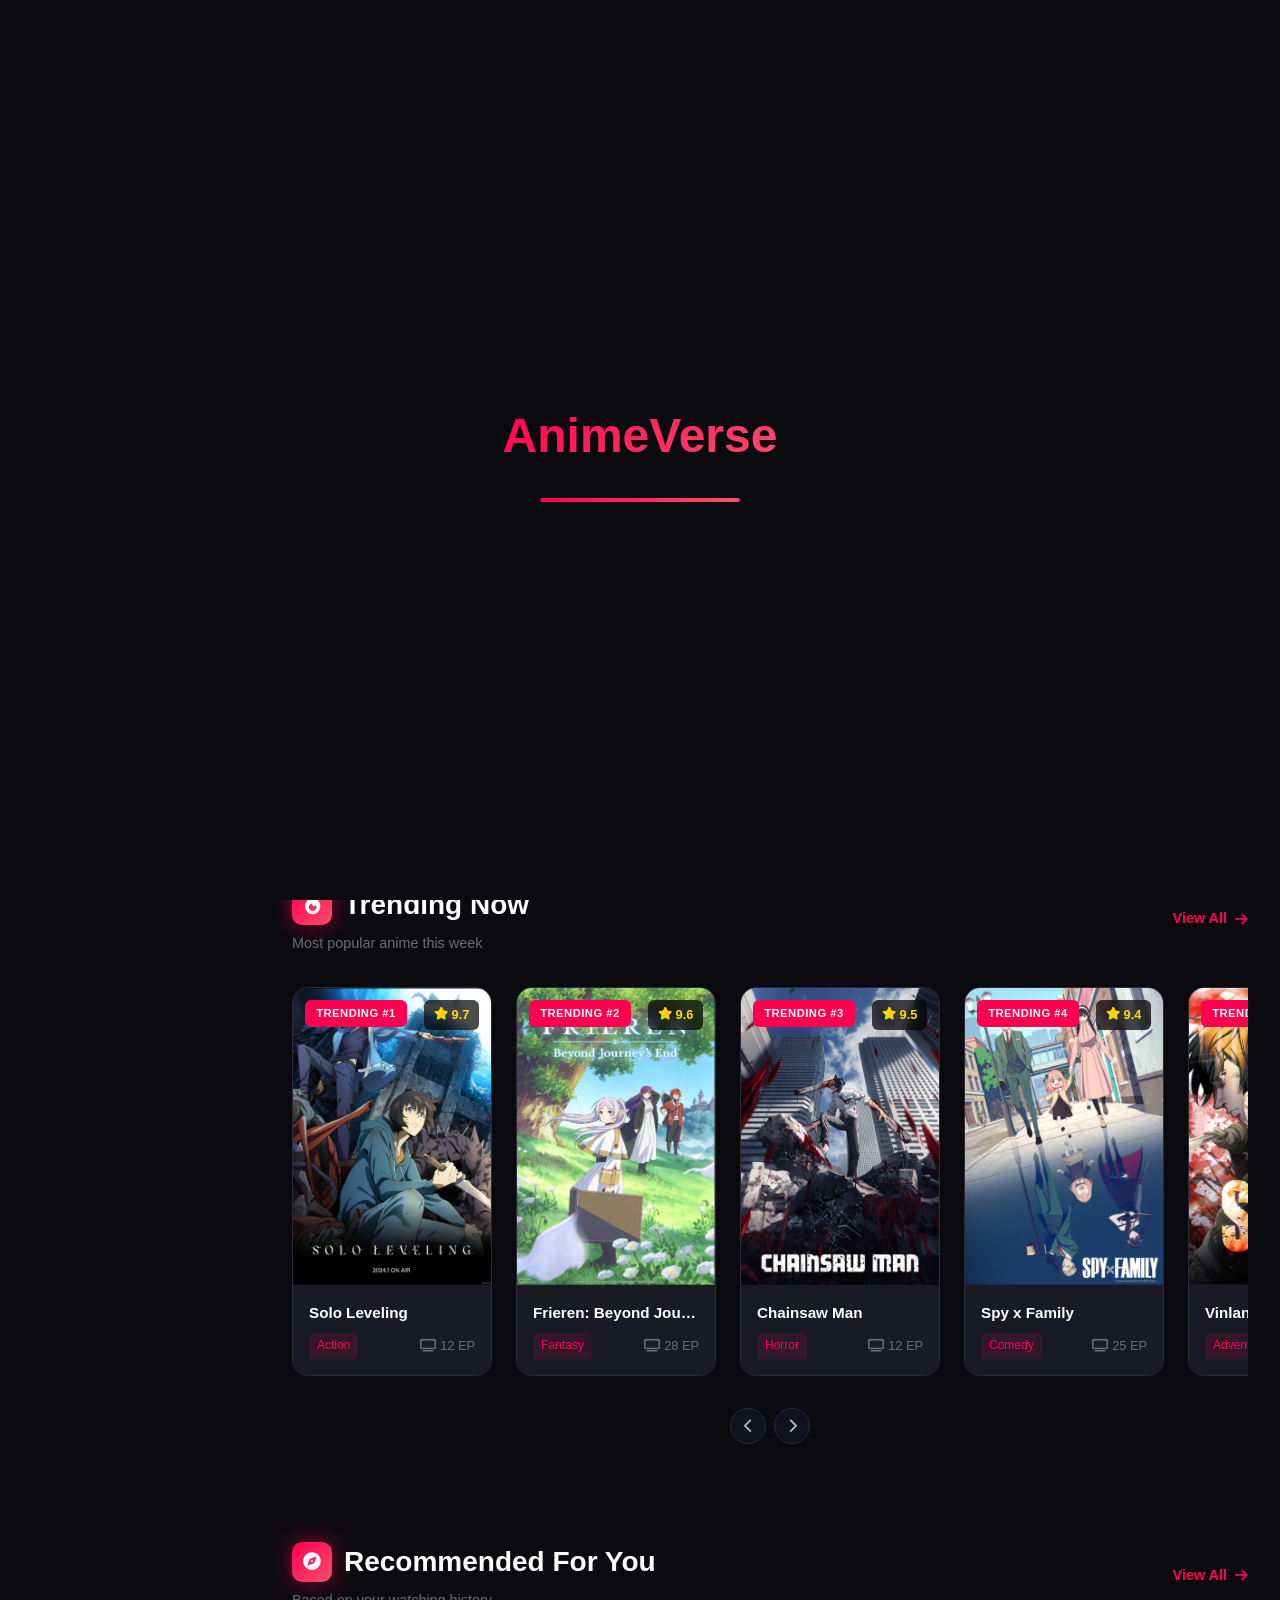
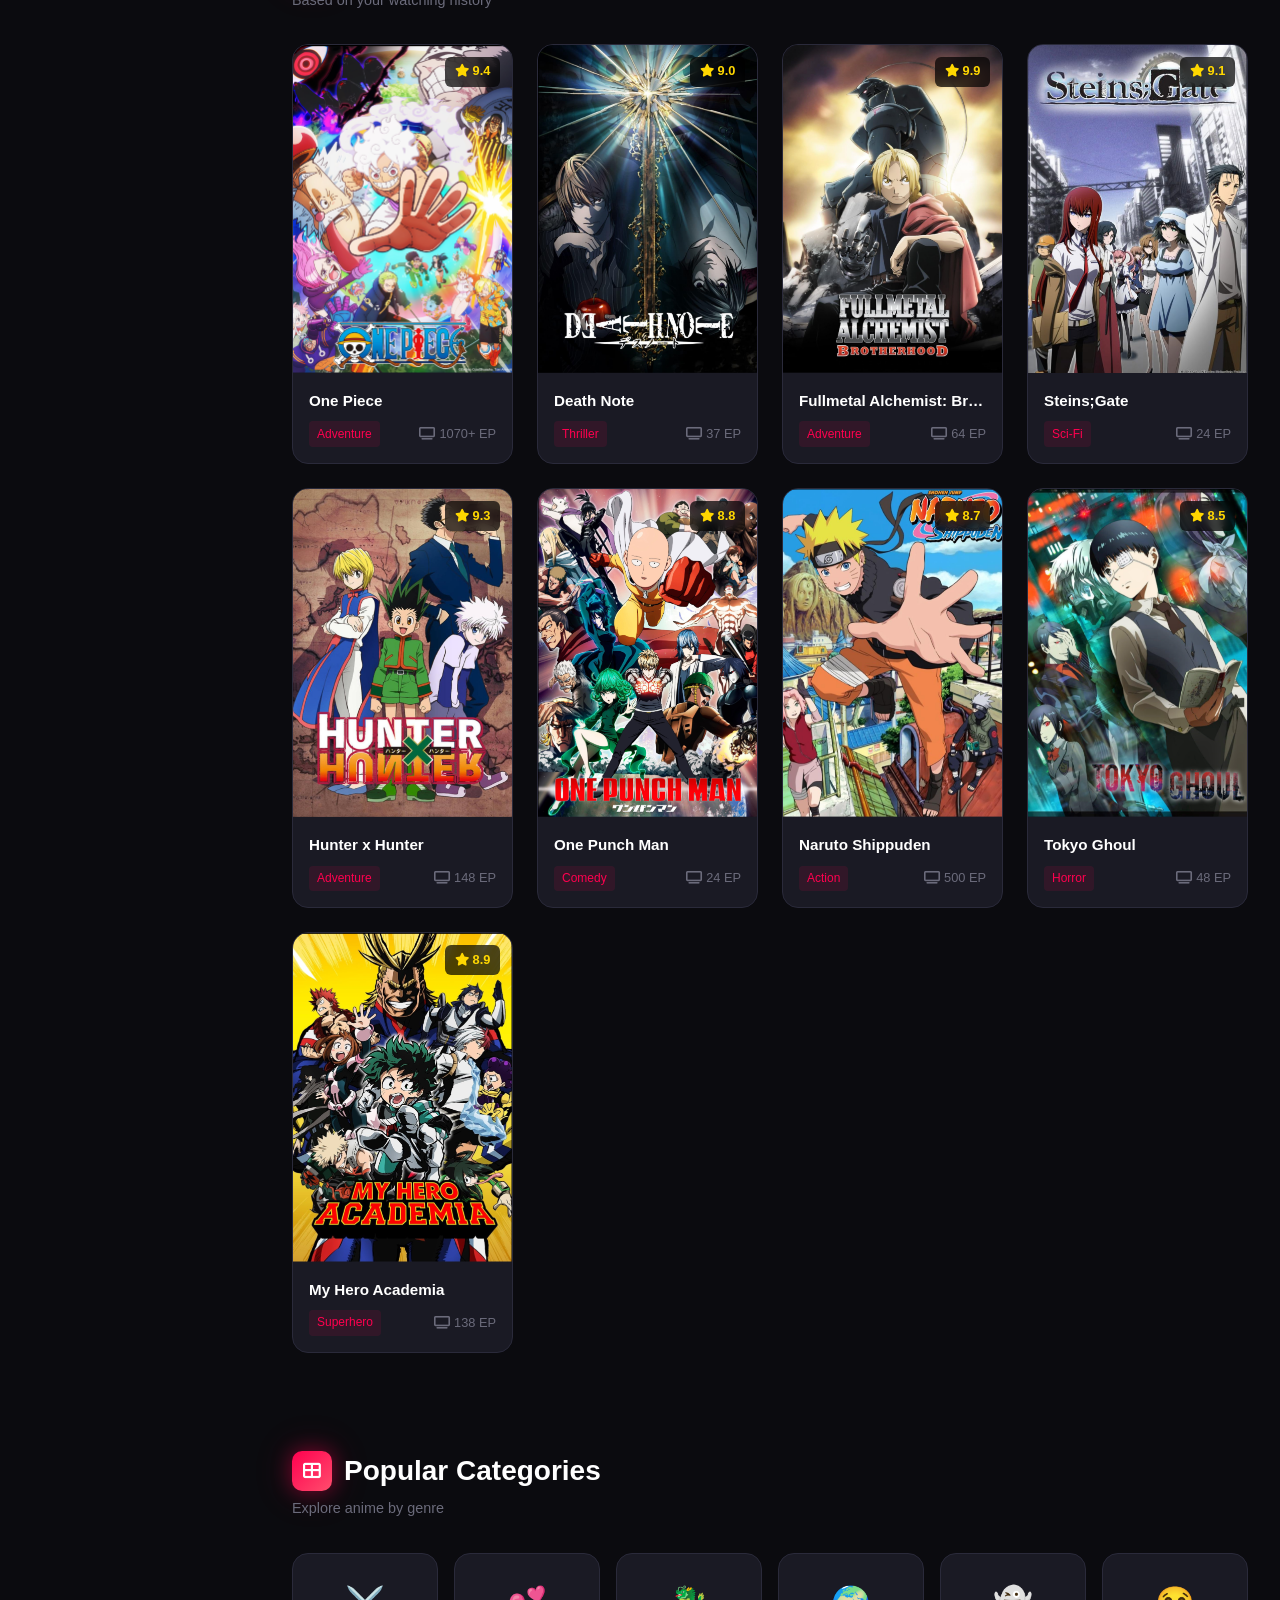
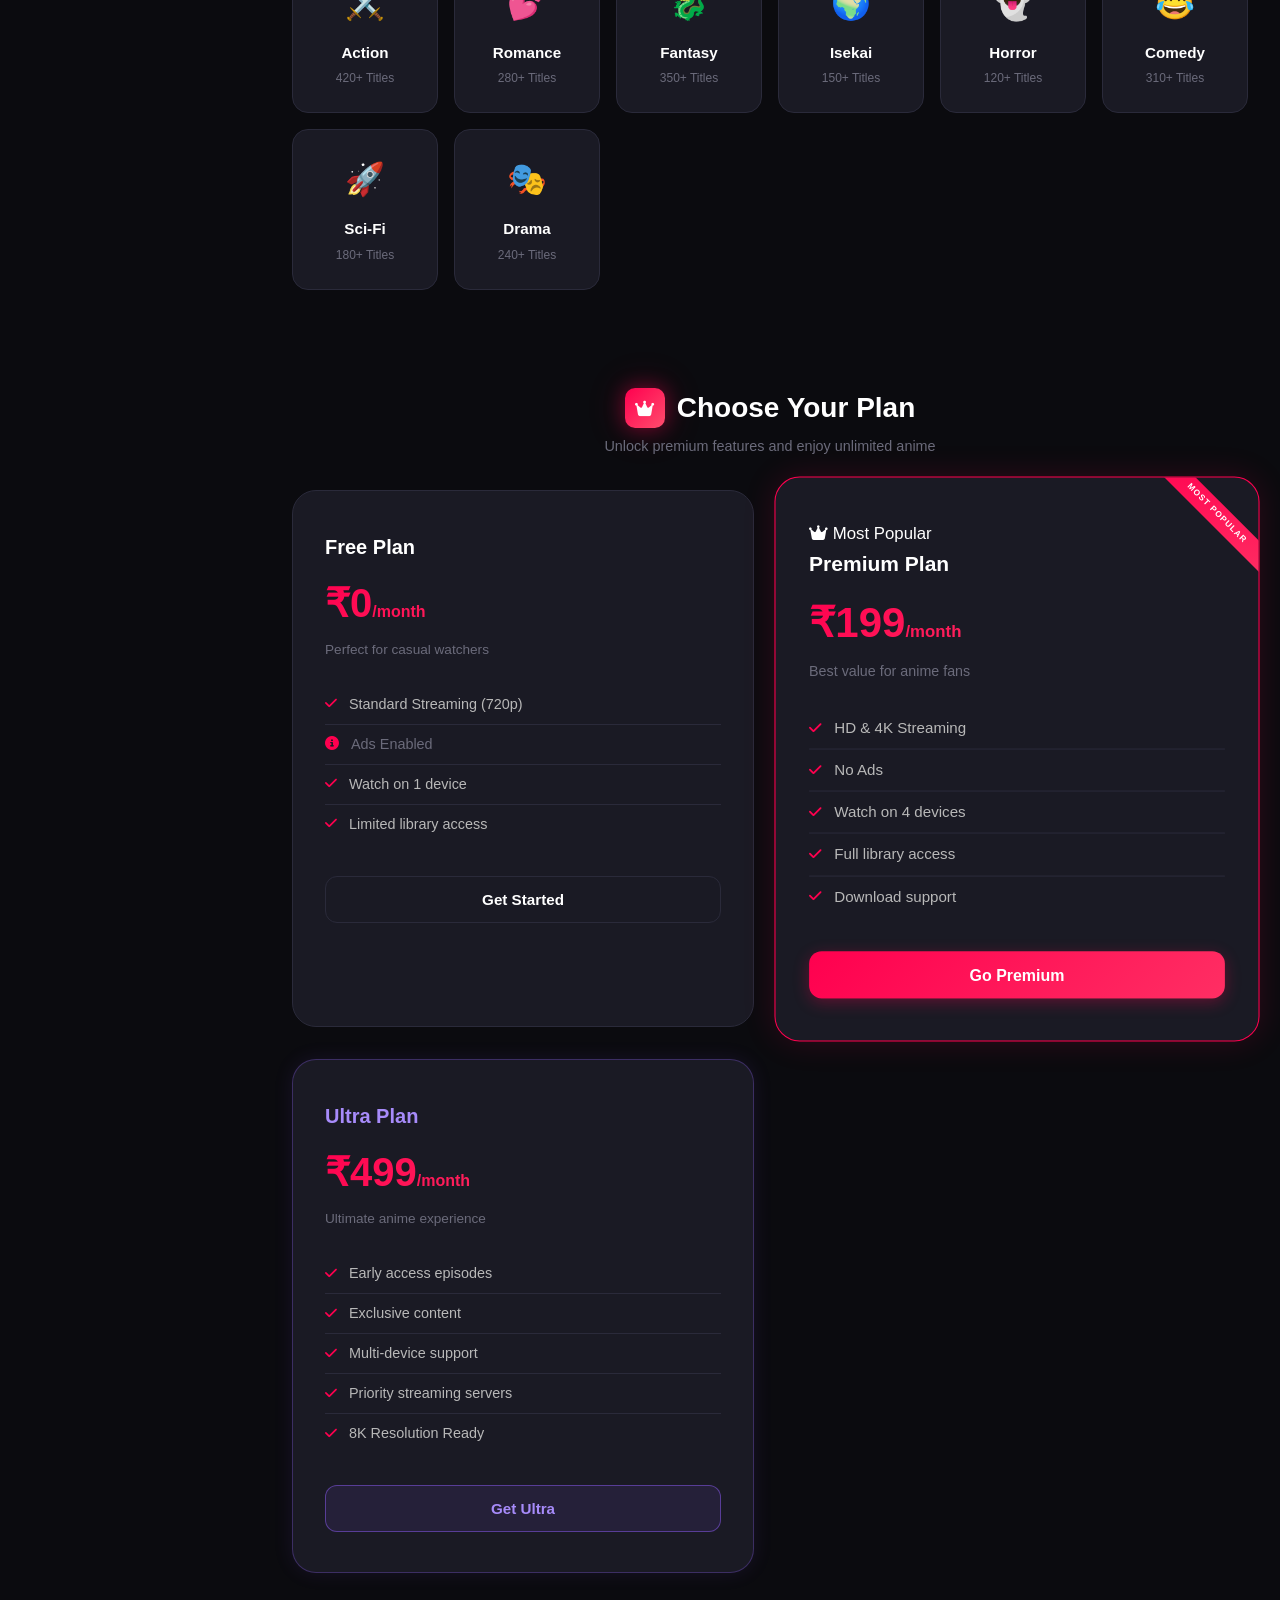
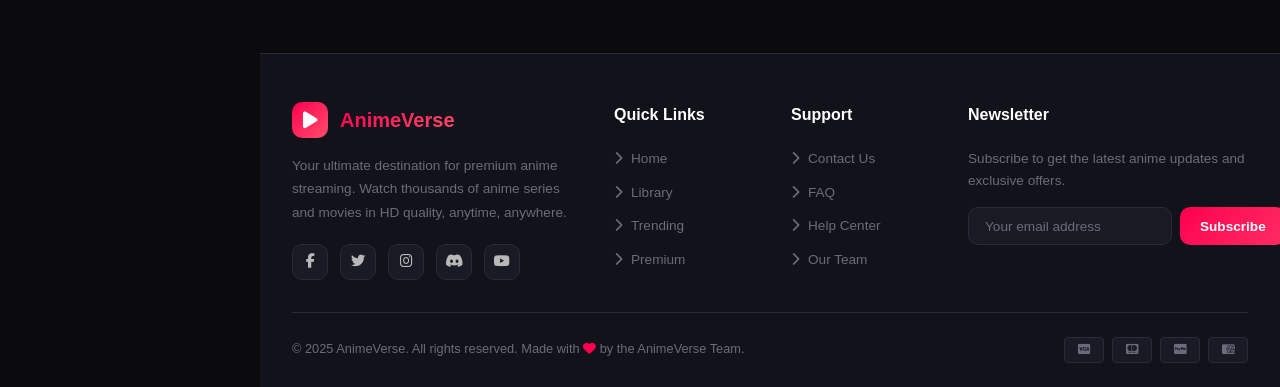
<file: index.html>
<!DOCTYPE html>
<html lang="en">

<head>
    <meta charset="UTF-8">
    <meta name="viewport" content="width=device-width, initial-scale=1.0">
    <meta name="description"
        content="AnimeVerse - Premium Anime Streaming Platform. Watch the latest anime series and movies in HD quality.">
    <meta name="keywords" content="anime, streaming, watch anime, anime online, anime series, anime movies">
    <meta name="author" content="AnimeVerse Team">
    <meta name="theme-color" content="#0b0b0f">
    <title>AnimeVerse - Premium Anime Streaming</title>
    <link rel="stylesheet" href="css/style.css?v=4">
    <link rel="stylesheet" href="https://cdnjs.cloudflare.com/ajax/libs/font-awesome/6.4.0/css/all.min.css">
    <link rel="preconnect" href="https://fonts.googleapis.com">
</head>

<body>
    <!-- Loading Screen -->
    <div class="loading-screen">
        <div class="loading-logo">AnimeVerse</div>
        <div class="loading-bar">
            <div class="loading-bar-fill"></div>
        </div>
    </div>

    <!-- Sidebar Overlay -->
    <div class="sidebar-overlay"></div>

    <!-- Sidebar Navigation -->
    <aside class="sidebar">
        <div class="sidebar-logo">
            <div class="sidebar-logo-icon"><i class="fas fa-play"></i></div>
            <div class="sidebar-logo-text">AnimeVerse</div>
        </div>

        <nav class="sidebar-nav">
            <div class="nav-indicator"></div>
            <div class="sidebar-nav-title">Menu</div>
            <a href="index.html" class="sidebar-nav-item active">
                <i class="fas fa-home"></i> Home
            </a>
            <a href="index.html#trending" class="sidebar-nav-item">
                <i class="fas fa-fire"></i> Trending
            </a>
            <a href="library.html" class="sidebar-nav-item">
                <i class="fas fa-book"></i> Library
            </a>
            <a href="index.html#favorites" class="sidebar-nav-item">
                <i class="fas fa-heart"></i> Favorites
            </a>

            <div class="sidebar-nav-title" style="margin-top: 1.5rem;">Discover</div>
            <a href="index.html#categories" class="sidebar-nav-item">
                <i class="fas fa-th-large"></i> Categories
            </a>
            <a href="index.html#plans" class="sidebar-nav-item">
                <i class="fas fa-crown"></i> Premium
            </a>
            <a href="team.html" class="sidebar-nav-item">
                <i class="fas fa-users"></i> Team
            </a>
            <a href="contact.html" class="sidebar-nav-item">
                <i class="fas fa-envelope"></i> Contact
            </a>
        </nav>

        <div class="sidebar-footer">
            <p class="sidebar-footer-text">&copy; 2025 AnimeVerse</p>
        </div>
    </aside>

    <!-- Main Content -->
    <main class="main-content">
        <!-- Top Navbar -->
        <header class="top-navbar">
            <div class="navbar-left">
                <button class="menu-toggle" aria-label="Toggle menu">
                    <i class="fas fa-bars"></i>
                </button>
                <div class="search-bar">
                    <i class="fas fa-search"></i>
                    <input type="text" placeholder="Search anime, movies, series..." aria-label="Search anime">
                </div>
            </div>
            <div class="navbar-right">
                <button class="nav-icon-btn" aria-label="Notifications">
                    <i class="fas fa-bell"></i>
                    <span class="notification-badge">3</span>
                </button>
                <div class="user-profile">
                    <div class="user-avatar">
                        <img src="Assest/profile_pic.jpg" alt="User Avatar">
                    </div>
                    <span class="user-name">Sunny</span>
                </div>
            </div>
        </header>

        <!-- Hero Section -->
        <section class="hero-section">
            <div class="hero-slider">
                <!-- Slide 1 -->
                <div class="hero-slide active">
                    <div class="hero-slide-bg" style="background-image: url('Assest/Banner/Attack_On_Titan.jpg')">
                    </div>
                    <div class="hero-content">
                        <div class="hero-badge"><i class="fas fa-fire"></i> Trending Now</div>
                        <h1 class="hero-title">Attack on Titan</h1>
                        <div class="hero-meta">
                            <span class="hero-rating"><i class="fas fa-star"></i> 9.8</span>
                            <span><i class="fas fa-calendar"></i> 2023</span>
                            <span><i class="fas fa-tv"></i> 87 Episodes</span>
                            <span><i class="fas fa-film"></i> Action, Drama</span>
                        </div>
                        <p class="hero-description">In a world where humanity lives within cities surrounded by enormous
                            walls due to the Titans, gigantic humanoid creatures who devour humans seemingly without
                            reason.</p>
                        <div class="hero-buttons">
                            <button class="btn btn-primary btn-watch" onclick="window.location.href='anime-details.html#episodes'"><i class="fas fa-play"></i> Watch Now</button>
                            <button class="btn btn-secondary btn-add-list"><i class="fas fa-plus"></i> Add to
                                List</button>
                        </div>
                    </div>
                </div>

                <!-- Slide 2 -->
                <div class="hero-slide">
                    <div class="hero-slide-bg" style="background-image: url('Assest/Banner/One_Piece.png')">
                    </div>
                    <div class="hero-content">
                        <div class="hero-badge"><i class="fas fa-infinity"></i> Long Running</div>
                        <h1 class="hero-title">One Piece</h1>
                        <div class="hero-meta">
                            <span class="hero-rating"><i class="fas fa-star"></i> 9.4</span>
                            <span><i class="fas fa-calendar"></i> 1999 - Present</span>
                            <span><i class="fas fa-tv"></i> 1070+ Episodes</span>
                            <span><i class="fas fa-film"></i> Adventure, Comedy</span>
                        </div>
                        <p class="hero-description">Follows the adventures of Monkey D. Luffy and his pirate crew in
                            order to find the greatest treasure ever left by the legendary Pirate, Gold Roger.</p>
                        <div class="hero-buttons">
                            <button class="btn btn-primary btn-watch" onclick="window.location.href='one-piece.html'"><i class="fas fa-play"></i> Watch Now</button>
                            <button class="btn btn-secondary btn-add-list"><i class="fas fa-plus"></i> Add to List</button>
                        </div>
                    </div>
                </div>

                <!-- Slide 3 -->
                <div class="hero-slide">
                    <div class="hero-slide-bg" style="background-image: url('Assest/Banner/Jujutsu_Kaisen.png')">
                    </div>
                    <div class="hero-content">
                        <div class="hero-badge"><i class="fas fa-bolt"></i> New Release</div>
                        <h1 class="hero-title">Jujutsu Kaisen</h1>
                        <div class="hero-meta">
                            <span class="hero-rating"><i class="fas fa-star"></i> 9.5</span>
                            <span><i class="fas fa-calendar"></i> 2024</span>
                            <span><i class="fas fa-tv"></i> 47 Episodes</span>
                            <span><i class="fas fa-film"></i> Action, Supernatural</span>
                        </div>
                        <p class="hero-description">A boy swallows a cursed talisman - the finger of a demon - and
                            becomes cursed himself. He enters a shaman's school to be able to locate the demon's other
                            body parts.</p>
                        <div class="hero-buttons">
                            <button class="btn btn-primary btn-watch" onclick="window.location.href='jujutsu-kaisen.html'"><i class="fas fa-play"></i> Watch Now</button>
                            <button class="btn btn-secondary btn-add-list"><i class="fas fa-plus"></i> Add to
                                List</button>
                        </div>
                    </div>
                </div>

                <!-- Slide 4 -->
                <div class="hero-slide">
                    <div class="hero-slide-bg" style="background-image: url('Assest/Banner/High_School_DxD.jpg')">
                    </div>
                    <div class="hero-content">
                        <div class="hero-badge"><i class="fas fa-fire-alt"></i> Trending Supernatural</div>
                        <h1 class="hero-title">High School DxD</h1>
                        <div class="hero-meta">
                            <span class="hero-rating"><i class="fas fa-star"></i> 9.7</span>
                            <span><i class="fas fa-calendar"></i> 2012 - 2018</span>
                            <span><i class="fas fa-tv"></i> 4 Seasons</span>
                            <span><i class="fas fa-film"></i> Action, Fantasy, Comedy</span>
                        </div>
                        <p class="hero-description">High School DxD follows Issei Hyoudou, a student reborn as a devil after dying on his first date. Joined by Rias Gremory, he enters a chaotic world of supernatural battles and demons.</p>
                        <div class="hero-buttons">
                            <button class="btn btn-primary btn-watch" onclick="window.location.href='highschool-dxd.html'"><i class="fas fa-play"></i> Watch Now</button>
                            <button class="btn btn-secondary btn-add-list"><i class="fas fa-plus"></i> Add to List</button>
                        </div>
                    </div>
                </div>
            </div>

            <div class="hero-slider-dots">
                <button class="hero-dot active" aria-label="Slide 1"></button>
                <button class="hero-dot" aria-label="Slide 2"></button>
                <button class="hero-dot" aria-label="Slide 3"></button>
                <button class="hero-dot" aria-label="Slide 4"></button>
            </div>
        </section>

        <!-- Trending Section -->
        <section class="section" id="trending">
            <div class="section-header reveal">
                <div>
                    <h2 class="section-title">
                        <div class="section-title-icon"><i class="fas fa-fire"></i></div>
                        Trending Now
                    </h2>
                    <p class="section-subtitle">Most popular anime this week</p>
                </div>
                <a href="library.html" class="view-all-btn">View All <i class="fas fa-arrow-right"></i></a>
            </div>

            <div class="scroll-container reveal">
                <div class="anime-card" data-search="solo leveling action fantasy">
                    <div class="anime-card-img">
                        <img src="Assest/img/Solo_Leveling.png" alt="Solo Leveling" loading="lazy">
                        <div class="anime-card-badge">Trending #1</div>
                        <div class="anime-card-rating"><i class="fas fa-star"></i> 9.7</div>
                        <div class="anime-card-overlay">
                            <button class="btn btn-primary btn-watch" style="width: 100%;"><i class="fas fa-play"></i>
                                Watch</button>
                        </div>
                    </div>
                    <div class="anime-card-info">
                        <h3 class="anime-card-title">Solo Leveling</h3>
                        <div class="anime-card-meta">
                            <span class="anime-card-genre">Action</span>
                            <span class="anime-card-episodes"><i class="fas fa-tv"></i> 12 EP</span>
                        </div>
                    </div>
                </div>

                <div class="anime-card" data-search="frieren beyond journey's end fantasy adventure">
                    <div class="anime-card-img">
                        <img src="Assest/img/Frieren Beyond Journey's End.png" alt="Frieren" loading="lazy">
                        <div class="anime-card-badge">Trending #2</div>
                        <div class="anime-card-rating"><i class="fas fa-star"></i> 9.6</div>
                        <div class="anime-card-overlay">
                            <button class="btn btn-primary btn-watch" style="width: 100%;"><i class="fas fa-play"></i>
                                Watch</button>
                        </div>
                    </div>
                    <div class="anime-card-info">
                        <h3 class="anime-card-title">Frieren: Beyond Journey's End</h3>
                        <div class="anime-card-meta">
                            <span class="anime-card-genre">Fantasy</span>
                            <span class="anime-card-episodes"><i class="fas fa-tv"></i> 28 EP</span>
                        </div>
                    </div>
                </div>

                <div class="anime-card" data-search="chainsaw man action horror">
                    <div class="anime-card-img">
                        <img src="Assest/img/Chainsaw_Man.png" alt="Chainsaw Man" loading="lazy">
                        <div class="anime-card-badge">Trending #3</div>
                        <div class="anime-card-rating"><i class="fas fa-star"></i> 9.5</div>
                        <div class="anime-card-overlay">
                            <button class="btn btn-primary btn-watch" style="width: 100%;"><i class="fas fa-play"></i>
                                Watch</button>
                        </div>
                    </div>
                    <div class="anime-card-info">
                        <h3 class="anime-card-title">Chainsaw Man</h3>
                        <div class="anime-card-meta">
                            <span class="anime-card-genre">Horror</span>
                            <span class="anime-card-episodes"><i class="fas fa-tv"></i> 12 EP</span>
                        </div>
                    </div>
                </div>

                <div class="anime-card" data-search="spy x family comedy action">
                    <div class="anime-card-img">
                        <img src="Assest/img/Spy_x_Family.png" alt="Spy x Family" loading="lazy">
                        <div class="anime-card-badge">Trending #4</div>
                        <div class="anime-card-rating"><i class="fas fa-star"></i> 9.4</div>
                        <div class="anime-card-overlay">
                            <button class="btn btn-primary btn-watch" style="width: 100%;"><i class="fas fa-play"></i>
                                Watch</button>
                        </div>
                    </div>
                    <div class="anime-card-info">
                        <h3 class="anime-card-title">Spy x Family</h3>
                        <div class="anime-card-meta">
                            <span class="anime-card-genre">Comedy</span>
                            <span class="anime-card-episodes"><i class="fas fa-tv"></i> 25 EP</span>
                        </div>
                    </div>
                </div>

                <div class="anime-card" data-search="vinland saga action adventure">
                    <div class="anime-card-img">
                        <img src="Assest/img/Vinland_Saga.png" alt="Vinland Saga" loading="lazy">
                        <div class="anime-card-badge">Trending #5</div>
                        <div class="anime-card-rating"><i class="fas fa-star"></i> 9.3</div>
                        <div class="anime-card-overlay">
                            <button class="btn btn-primary btn-watch" style="width: 100%;"><i class="fas fa-play"></i>
                                Watch</button>
                        </div>
                    </div>
                    <div class="anime-card-info">
                        <h3 class="anime-card-title">Vinland Saga</h3>
                        <div class="anime-card-meta">
                            <span class="anime-card-genre">Adventure</span>
                            <span class="anime-card-episodes"><i class="fas fa-tv"></i> 48 EP</span>
                        </div>
                    </div>
                </div>

                <div class="anime-card" data-search="bleach thousand year blood war action supernatural">
                    <div class="anime-card-img">
                        <img src="Assest/img/Bleach_TYBW.png" alt="Bleach TYBW" loading="lazy">
                        <div class="anime-card-badge">Trending #6</div>
                        <div class="anime-card-rating"><i class="fas fa-star"></i> 9.2</div>
                        <div class="anime-card-overlay">
                            <button class="btn btn-primary btn-watch" style="width: 100%;"><i class="fas fa-play"></i>
                                Watch</button>
                        </div>
                    </div>
                    <div class="anime-card-info">
                        <h3 class="anime-card-title">Bleach: Thousand-Year Blood War</h3>
                        <div class="anime-card-meta">
                            <span class="anime-card-genre">Supernatural</span>
                            <span class="anime-card-episodes"><i class="fas fa-tv"></i> 39 EP</span>
                        </div>
                    </div>
                </div>
            </div>

            <div class="scroll-nav">
                <button class="scroll-nav-btn scroll-prev"><i class="fas fa-chevron-left"></i></button>
                <button class="scroll-nav-btn scroll-next"><i class="fas fa-chevron-right"></i></button>
            </div>
        </section>

        <!-- Recommendations Section -->
        <section class="section">
            <div class="section-header reveal">
                <div>
                    <h2 class="section-title">
                        <div class="section-title-icon"><i class="fas fa-compass"></i></div>
                        Recommended For You
                    </h2>
                    <p class="section-subtitle">Based on your watching history</p>
                </div>
                <a href="library.html" class="view-all-btn">View All <i class="fas fa-arrow-right"></i></a>
            </div>

            <div class="anime-grid reveal">
                <div class="anime-card" data-search="one piece adventure comedy">
                    <div class="anime-card-img">
                        <img src="Assest/img/One_Piece.png" alt="One Piece" loading="lazy">
                        <div class="anime-card-rating"><i class="fas fa-star"></i> 9.4</div>
                        <div class="anime-card-overlay">
                            <button class="btn btn-primary btn-watch" style="width: 100%;" onclick="window.location.href='one-piece.html'"><i class="fas fa-play"></i>
                                Watch</button>
                        </div>
                    </div>
                    <div class="anime-card-info">
                        <h3 class="anime-card-title">One Piece</h3>
                        <div class="anime-card-meta">
                            <span class="anime-card-genre">Adventure</span>
                            <span class="anime-card-episodes"><i class="fas fa-tv"></i> 1070+ EP</span>
                        </div>
                    </div>
                </div>

                <div class="anime-card" data-search="death note thriller psychological">
                    <div class="anime-card-img">
                        <img src="Assest/img/Death_Note.png" alt="Death Note" loading="lazy">
                        <div class="anime-card-rating"><i class="fas fa-star"></i> 9.0</div>
                        <div class="anime-card-overlay">
                            <button class="btn btn-primary btn-watch" style="width: 100%;"><i class="fas fa-play"></i>
                                Watch</button>
                        </div>
                    </div>
                    <div class="anime-card-info">
                        <h3 class="anime-card-title">Death Note</h3>
                        <div class="anime-card-meta">
                            <span class="anime-card-genre">Thriller</span>
                            <span class="anime-card-episodes"><i class="fas fa-tv"></i> 37 EP</span>
                        </div>
                    </div>
                </div>

                <div class="anime-card" data-search="fullmetal alchemist brotherhood action adventure">
                    <div class="anime-card-img">
                        <img src="Assest/img/Fullmetal_Alchemist_Brotherhood.png" alt="Fullmetal Alchemist"
                            loading="lazy">
                        <div class="anime-card-rating"><i class="fas fa-star"></i> 9.9</div>
                        <div class="anime-card-overlay">
                            <button class="btn btn-primary btn-watch" style="width: 100%;"><i class="fas fa-play"></i>
                                Watch</button>
                        </div>
                    </div>
                    <div class="anime-card-info">
                        <h3 class="anime-card-title">Fullmetal Alchemist: Brotherhood</h3>
                        <div class="anime-card-meta">
                            <span class="anime-card-genre">Adventure</span>
                            <span class="anime-card-episodes"><i class="fas fa-tv"></i> 64 EP</span>
                        </div>
                    </div>
                </div>

                <div class="anime-card" data-search="steins gate sci-fi thriller">
                    <div class="anime-card-img">
                        <img src="Assest/img/Steins;_Gate.png" alt="Steins;Gate" loading="lazy">
                        <div class="anime-card-rating"><i class="fas fa-star"></i> 9.1</div>
                        <div class="anime-card-overlay">
                            <button class="btn btn-primary btn-watch" style="width: 100%;"><i class="fas fa-play"></i>
                                Watch</button>
                        </div>
                    </div>
                    <div class="anime-card-info">
                        <h3 class="anime-card-title">Steins;Gate</h3>
                        <div class="anime-card-meta">
                            <span class="anime-card-genre">Sci-Fi</span>
                            <span class="anime-card-episodes"><i class="fas fa-tv"></i> 24 EP</span>
                        </div>
                    </div>
                </div>

                <div class="anime-card" data-search="hunter x hunter action adventure">
                    <div class="anime-card-img">
                        <img src="Assest/img/Hunter_x_Hunter.png" alt="Hunter x Hunter" loading="lazy">
                        <div class="anime-card-rating"><i class="fas fa-star"></i> 9.3</div>
                        <div class="anime-card-overlay">
                            <button class="btn btn-primary btn-watch" style="width: 100%;"><i class="fas fa-play"></i>
                                Watch</button>
                        </div>
                    </div>
                    <div class="anime-card-info">
                        <h3 class="anime-card-title">Hunter x Hunter</h3>
                        <div class="anime-card-meta">
                            <span class="anime-card-genre">Adventure</span>
                            <span class="anime-card-episodes"><i class="fas fa-tv"></i> 148 EP</span>
                        </div>
                    </div>
                </div>

                <div class="anime-card" data-search="one punch man action comedy">
                    <div class="anime-card-img">
                        <img src="Assest/img/One_Punch_Man.png" alt="One Punch Man" loading="lazy">
                        <div class="anime-card-rating"><i class="fas fa-star"></i> 8.8</div>
                        <div class="anime-card-overlay">
                            <button class="btn btn-primary btn-watch" style="width: 100%;"><i class="fas fa-play"></i>
                                Watch</button>
                        </div>
                    </div>
                    <div class="anime-card-info">
                        <h3 class="anime-card-title">One Punch Man</h3>
                        <div class="anime-card-meta">
                            <span class="anime-card-genre">Comedy</span>
                            <span class="anime-card-episodes"><i class="fas fa-tv"></i> 24 EP</span>
                        </div>
                    </div>
                </div>

                <div class="anime-card" data-search="naruto shippuden action ninja">
                    <div class="anime-card-img">
                        <img src="Assest/img/Naruto_Shippuden.png" alt="Naruto" loading="lazy">
                        <div class="anime-card-rating"><i class="fas fa-star"></i> 8.7</div>
                        <div class="anime-card-overlay">
                            <button class="btn btn-primary btn-watch" style="width: 100%;"><i class="fas fa-play"></i>
                                Watch</button>
                        </div>
                    </div>
                    <div class="anime-card-info">
                        <h3 class="anime-card-title">Naruto Shippuden</h3>
                        <div class="anime-card-meta">
                            <span class="anime-card-genre">Action</span>
                            <span class="anime-card-episodes"><i class="fas fa-tv"></i> 500 EP</span>
                        </div>
                    </div>
                </div>

                <div class="anime-card" data-search="tokyo ghoul horror action">
                    <div class="anime-card-img">
                        <img src="Assest/img/Tokyo_Ghoul.png" alt="Tokyo Ghoul" loading="lazy">
                        <div class="anime-card-rating"><i class="fas fa-star"></i> 8.5</div>
                        <div class="anime-card-overlay">
                            <button class="btn btn-primary btn-watch" style="width: 100%;"><i class="fas fa-play"></i>
                                Watch</button>
                        </div>
                    </div>
                    <div class="anime-card-info">
                        <h3 class="anime-card-title">Tokyo Ghoul</h3>
                        <div class="anime-card-meta">
                            <span class="anime-card-genre">Horror</span>
                            <span class="anime-card-episodes"><i class="fas fa-tv"></i> 48 EP</span>
                        </div>
                    </div>
                </div>

                <div class="anime-card" data-search="my hero academia action superhero">
                    <div class="anime-card-img">
                        <img src="Assest/img/My_Hero_Academia.png" alt="My Hero Academia" loading="lazy">
                        <div class="anime-card-rating"><i class="fas fa-star"></i> 8.9</div>
                        <div class="anime-card-overlay">
                            <button class="btn btn-primary btn-watch" style="width: 100%;"><i class="fas fa-play"></i>
                                Watch</button>
                        </div>
                    </div>
                    <div class="anime-card-info">
                        <h3 class="anime-card-title">My Hero Academia</h3>
                        <div class="anime-card-meta">
                            <span class="anime-card-genre">Superhero</span>
                            <span class="anime-card-episodes"><i class="fas fa-tv"></i> 138 EP</span>
                        </div>
                    </div>
                </div>
            </div>
        </section>

        <!-- Categories Section -->
        <section class="section" id="categories">
            <div class="section-header reveal">
                <div>
                    <h2 class="section-title">
                        <div class="section-title-icon"><i class="fas fa-th-large"></i></div>
                        Popular Categories
                    </h2>
                    <p class="section-subtitle">Explore anime by genre</p>
                </div>
            </div>

            <div class="categories-grid reveal">
                <a href="library.html" class="category-card">
                    <div class="category-icon">⚔️</div>
                    <div class="category-name">Action</div>
                    <div class="category-count">420+ Titles</div>
                </a>
                <a href="library.html" class="category-card">
                    <div class="category-icon">💕</div>
                    <div class="category-name">Romance</div>
                    <div class="category-count">280+ Titles</div>
                </a>
                <a href="library.html" class="category-card">
                    <div class="category-icon">🐉</div>
                    <div class="category-name">Fantasy</div>
                    <div class="category-count">350+ Titles</div>
                </a>
                <a href="library.html" class="category-card">
                    <div class="category-icon">🌍</div>
                    <div class="category-name">Isekai</div>
                    <div class="category-count">150+ Titles</div>
                </a>
                <a href="library.html" class="category-card">
                    <div class="category-icon">👻</div>
                    <div class="category-name">Horror</div>
                    <div class="category-count">120+ Titles</div>
                </a>
                <a href="library.html" class="category-card">
                    <div class="category-icon">😂</div>
                    <div class="category-name">Comedy</div>
                    <div class="category-count">310+ Titles</div>
                </a>
                <a href="library.html" class="category-card">
                    <div class="category-icon">🚀</div>
                    <div class="category-name">Sci-Fi</div>
                    <div class="category-count">180+ Titles</div>
                </a>
                <a href="library.html" class="category-card">
                    <div class="category-icon">🎭</div>
                    <div class="category-name">Drama</div>
                    <div class="category-count">240+ Titles</div>
                </a>
            </div>
        </section>

        <!-- Subscription Plans -->
        <section class="section" id="plans">
            <div class="section-header reveal text-center" style="justify-content: center;">
                <div>
                    <h2 class="section-title" style="justify-content: center;">
                        <div class="section-title-icon"><i class="fas fa-crown"></i></div>
                        Choose Your Plan
                    </h2>
                    <p class="section-subtitle">Unlock premium features and enjoy unlimited anime</p>
                </div>
            </div>

            <div class="plans-grid reveal">
                <div class="plan-card">
                    <div class="plan-name">Free Plan</div>
                    <div class="plan-price">₹0<span style="font-size: 1rem; color: var(--text-muted);">/month</span>
                    </div>
                    <div class="plan-period">Perfect for casual watchers</div>
                    <div class="plan-features">
                        <div class="plan-feature"><i class="fas fa-check"></i> Standard Streaming (720p)</div>
                        <div class="plan-feature" style="color: var(--text-muted);"><i class="fas fa-info-circle"></i> Ads Enabled</div>
                        <div class="plan-feature"><i class="fas fa-check"></i> Watch on 1 device</div>
                        <div class="plan-feature"><i class="fas fa-check"></i> Limited library access</div>
                    </div>
                    <button class="plan-btn plan-btn-secondary" onclick="window.location.href='payment.html?plan=free'">Get Started</button>
                </div>

                <div class="plan-card featured">
                    <div class="plan-badge"><i class="fas fa-crown"></i> Most Popular</div>
                    <div class="plan-name">Premium Plan</div>
                    <div class="plan-price">₹199<span style="font-size: 1rem; color: var(--text-muted);">/month</span>
                    </div>
                    <div class="plan-period">Best value for anime fans</div>
                    <div class="plan-features">
                        <div class="plan-feature"><i class="fas fa-check"></i> HD & 4K Streaming</div>
                        <div class="plan-feature"><i class="fas fa-check"></i> No Ads</div>
                        <div class="plan-feature"><i class="fas fa-check"></i> Watch on 4 devices</div>
                        <div class="plan-feature"><i class="fas fa-check"></i> Full library access</div>
                        <div class="plan-feature"><i class="fas fa-check"></i> Download support</div>
                    </div>
                    <button class="plan-btn plan-btn-primary" onclick="window.location.href='payment.html?plan=premium'">Go Premium</button>
                </div>

                <div class="plan-card" style="border: 1px solid rgba(139, 92, 246, 0.3); box-shadow: 0 0 20px rgba(139, 92, 246, 0.1);">
                    <div class="plan-name" style="color: #a78bfa;">Ultra Plan</div>
                    <div class="plan-price">₹499<span style="font-size: 1rem; color: var(--text-muted);">/month</span>
                    </div>
                    <div class="plan-period">Ultimate anime experience</div>
                    <div class="plan-features">
                        <div class="plan-feature"><i class="fas fa-check"></i> Early access episodes</div>
                        <div class="plan-feature"><i class="fas fa-check"></i> Exclusive content</div>
                        <div class="plan-feature"><i class="fas fa-check"></i> Multi-device support</div>
                        <div class="plan-feature"><i class="fas fa-check"></i> Priority streaming servers</div>
                        <div class="plan-feature"><i class="fas fa-check"></i> 8K Resolution Ready</div>
                    </div>
                    <button class="plan-btn plan-btn-secondary" onclick="window.location.href='payment.html?plan=ultra'" style="background: rgba(139, 92, 246, 0.1); border-color: rgba(139, 92, 246, 0.5); color: #a78bfa;">Get Ultra</button>
                </div>
            </div>
        </section>

        <!-- Footer -->
        <footer class="footer">
            <div class="footer-grid">
                <div class="footer-brand">
                    <div class="footer-logo">
                        <div class="footer-logo-icon"><i class="fas fa-play"></i></div>
                        <div class="footer-logo-text">AnimeVerse</div>
                    </div>
                    <p class="footer-desc">Your ultimate destination for premium anime streaming. Watch thousands of
                        anime series and movies in HD quality, anytime, anywhere.</p>
                    <div class="footer-social">
                        <a href="#" class="footer-social-link" aria-label="Facebook"><i
                                class="fab fa-facebook-f"></i></a>
                        <a href="#" class="footer-social-link" aria-label="Twitter"><i class="fab fa-twitter"></i></a>
                        <a href="#" class="footer-social-link" aria-label="Instagram"><i
                                class="fab fa-instagram"></i></a>
                        <a href="#" class="footer-social-link" aria-label="Discord"><i class="fab fa-discord"></i></a>
                        <a href="#" class="footer-social-link" aria-label="YouTube"><i class="fab fa-youtube"></i></a>
                    </div>
                </div>

                <div class="footer-links-col">
                    <h4 class="footer-title">Quick Links</h4>
                    <div class="footer-links">
                        <a href="index.html" class="footer-link"><i class="fas fa-chevron-right"></i> Home</a>
                        <a href="library.html" class="footer-link"><i class="fas fa-chevron-right"></i> Library</a>
                        <a href="index.html#trending" class="footer-link"><i class="fas fa-chevron-right"></i>
                            Trending</a>
                        <a href="index.html#plans" class="footer-link"><i class="fas fa-chevron-right"></i> Premium</a>
                    </div>
                </div>

                <div class="footer-links-col">
                    <h4 class="footer-title">Support</h4>
                    <div class="footer-links">
                        <a href="contact.html" class="footer-link"><i class="fas fa-chevron-right"></i> Contact Us</a>
                        <a href="#" class="footer-link"><i class="fas fa-chevron-right"></i> FAQ</a>
                        <a href="#" class="footer-link"><i class="fas fa-chevron-right"></i> Help Center</a>
                        <a href="team.html" class="footer-link"><i class="fas fa-chevron-right"></i> Our Team</a>
                    </div>
                </div>

                <div class="footer-newsletter">
                    <h4 class="footer-title">Newsletter</h4>
                    <p class="footer-newsletter-text">Subscribe to get the latest anime updates and exclusive offers.
                    </p>
                    <form class="newsletter-form" onsubmit="return false;">
                        <input type="email" class="newsletter-input" placeholder="Your email address" required>
                        <button type="submit" class="newsletter-btn">Subscribe</button>
                    </form>
                </div>
            </div>

            <div class="footer-bottom">
                <p class="footer-copyright">&copy; 2025 AnimeVerse. All rights reserved. Made with <i
                        class="fas fa-heart" style="color: var(--accent-primary);"></i> by the AnimeVerse Team.</p>
                <div class="footer-payment">
                    <div class="payment-icon"><i class="fab fa-cc-visa"></i></div>
                    <div class="payment-icon"><i class="fab fa-cc-mastercard"></i></div>
                    <div class="payment-icon"><i class="fab fa-cc-paypal"></i></div>
                    <div class="payment-icon"><i class="fab fa-cc-amex"></i></div>
                </div>
            </div>
        </footer>
    </main>

    <!-- Mobile Bottom Navigation -->
    <nav class="mobile-bottom-nav">
        <div class="mobile-nav-items">
            <a href="index.html" class="mobile-nav-item active">
                <i class="fas fa-home"></i>
                <span>Home</span>
            </a>
            <a href="library.html" class="mobile-nav-item">
                <i class="fas fa-book"></i>
                <span>Library</span>
            </a>
            <a href="index.html#trending" class="mobile-nav-item">
                <i class="fas fa-fire"></i>
                <span>Trending</span>
            </a>
            <a href="team.html" class="mobile-nav-item">
                <i class="fas fa-users"></i>
                <span>Team</span>
            </a>
            <a href="contact.html" class="mobile-nav-item">
                <i class="fas fa-envelope"></i>
                <span>Contact</span>
            </a>
        </div>
    </nav>

    <!-- Back to Top Button -->
    <button class="back-to-top" aria-label="Back to top">
        <i class="fas fa-arrow-up"></i>
    </button>

    <script src="js/script.js"></script>
</body>

</html>
</file>
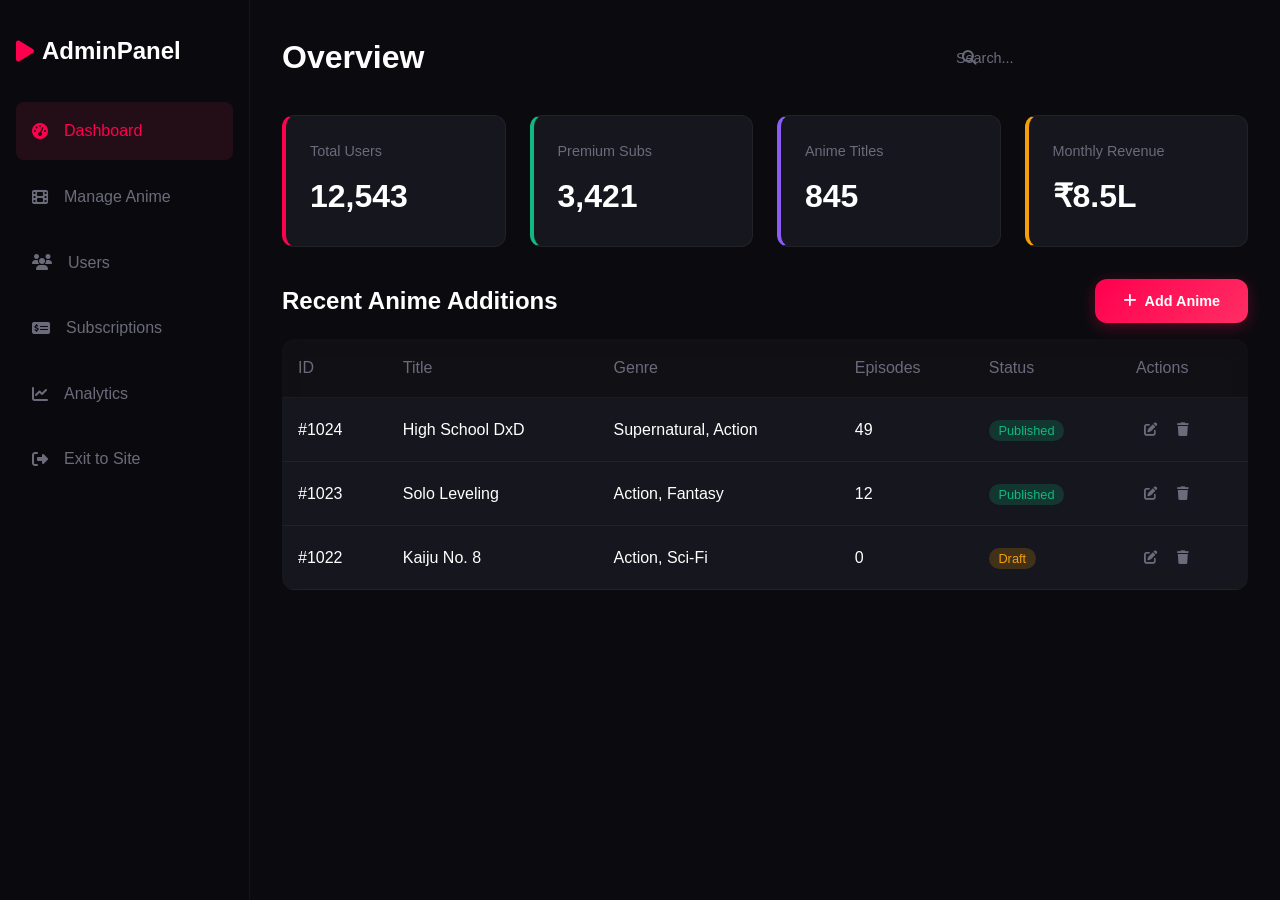
<file: admin.html>
<!DOCTYPE html>
<html lang="en">
<head>
    <meta charset="UTF-8">
    <meta name="viewport" content="width=device-width, initial-scale=1.0">
    <title>Admin Dashboard - AnimeVerse</title>
    <link rel="stylesheet" href="css/style.css">
    <link rel="stylesheet" href="https://cdnjs.cloudflare.com/ajax/libs/font-awesome/6.4.0/css/all.min.css">
    <style>
        .admin-layout {
            display: flex;
            min-height: 100vh;
        }
        .admin-sidebar {
            width: 250px;
            background: rgba(11, 11, 15, 0.95);
            border-right: 1px solid rgba(255, 255, 255, 0.05);
            padding: 2rem 1rem;
            position: fixed;
            height: 100%;
        }
        .admin-main {
            flex: 1;
            margin-left: 250px;
            padding: 2rem;
            background: #0b0b0f;
        }
        .admin-nav {
            margin-top: 2rem;
            display: flex;
            flex-direction: column;
            gap: 0.5rem;
        }
        .admin-nav-item {
            padding: 1rem;
            color: var(--text-muted);
            text-decoration: none;
            border-radius: 8px;
            transition: all 0.3s;
            display: flex;
            align-items: center;
            gap: 1rem;
        }
        .admin-nav-item:hover, .admin-nav-item.active {
            background: rgba(255, 46, 99, 0.1);
            color: var(--accent-primary);
        }
        .analytics-grid {
            display: grid;
            grid-template-columns: repeat(auto-fit, minmax(200px, 1fr));
            gap: 1.5rem;
            margin-bottom: 2rem;
        }
        .stat-card {
            background: rgba(30, 30, 40, 0.6);
            backdrop-filter: blur(10px);
            padding: 1.5rem;
            border-radius: 12px;
            border: 1px solid rgba(255, 255, 255, 0.05);
            border-left: 4px solid var(--accent-primary);
        }
        .stat-card-title {
            color: var(--text-muted);
            font-size: 0.9rem;
            margin-bottom: 0.5rem;
        }
        .stat-card-value {
            font-size: 2rem;
            font-weight: bold;
            color: #fff;
        }
        
        .data-table {
            width: 100%;
            border-collapse: collapse;
            background: rgba(30, 30, 40, 0.6);
            backdrop-filter: blur(10px);
            border-radius: 12px;
            overflow: hidden;
        }
        .data-table th, .data-table td {
            padding: 1rem;
            text-align: left;
            border-bottom: 1px solid rgba(255, 255, 255, 0.05);
        }
        .data-table th {
            background: rgba(0, 0, 0, 0.3);
            color: var(--text-muted);
            font-weight: 500;
        }
        .data-table tr:hover {
            background: rgba(255, 255, 255, 0.02);
        }
        .action-btn {
            background: transparent;
            border: none;
            color: var(--text-muted);
            cursor: pointer;
            padding: 0.5rem;
            transition: color 0.3s;
        }
        .action-btn:hover {
            color: var(--accent-primary);
        }
        .status-badge {
            padding: 0.2rem 0.6rem;
            border-radius: 20px;
            font-size: 0.8rem;
        }
        .status-active { background: rgba(16, 185, 129, 0.2); color: #10b981; }
        .status-pending { background: rgba(245, 158, 11, 0.2); color: #f59e0b; }
        
        .header-actions {
            display: flex;
            justify-content: space-between;
            align-items: center;
            margin-bottom: 2rem;
        }
        
        /* Modal */
        .modal {
            display: none;
            position: fixed;
            top: 0; left: 0; width: 100%; height: 100%;
            background: rgba(0,0,0,0.8);
            z-index: 1000;
            align-items: center;
            justify-content: center;
        }
        .modal-content {
            background: rgba(30, 30, 40, 0.95);
            padding: 2rem;
            border-radius: 12px;
            width: 100%;
            max-width: 500px;
        }
        .form-group { margin-bottom: 1rem; }
        .form-group label { display: block; margin-bottom: 0.5rem; color: var(--text-muted); }
        .form-group input, .form-group select {
            width: 100%; padding: 0.8rem; border-radius: 4px;
            background: rgba(0,0,0,0.3); border: 1px solid rgba(255,255,255,0.1); color: #fff;
        }
    </style>
</head>
<body>
    <div class="admin-layout">
        <aside class="admin-sidebar">
            <div style="font-size: 1.5rem; font-weight: bold; color: #fff; display: flex; align-items: center; gap: 0.5rem; margin-bottom: 2rem;">
                <i class="fas fa-play" style="color: var(--accent-primary);"></i> AdminPanel
            </div>
            <nav class="admin-nav">
                <a href="#" class="admin-nav-item active"><i class="fas fa-tachometer-alt"></i> Dashboard</a>
                <a href="#" class="admin-nav-item"><i class="fas fa-film"></i> Manage Anime</a>
                <a href="#" class="admin-nav-item"><i class="fas fa-users"></i> Users</a>
                <a href="#" class="admin-nav-item"><i class="fas fa-money-check-alt"></i> Subscriptions</a>
                <a href="#" class="admin-nav-item"><i class="fas fa-chart-line"></i> Analytics</a>
                <a href="index.html" class="admin-nav-item" style="margin-top: auto;"><i class="fas fa-sign-out-alt"></i> Exit to Site</a>
            </nav>
        </aside>

        <main class="admin-main">
            <div class="header-actions">
                <h1>Overview</h1>
                <div class="search-bar" style="max-width: 300px; display: flex;">
                    <i class="fas fa-search"></i>
                    <input type="text" placeholder="Search..." style="background: transparent; border: none; color: #fff; padding: 0.5rem; outline: none;">
                </div>
            </div>

            <div class="analytics-grid">
                <div class="stat-card">
                    <div class="stat-card-title">Total Users</div>
                    <div class="stat-card-value">12,543</div>
                </div>
                <div class="stat-card" style="border-left-color: #10b981;">
                    <div class="stat-card-title">Premium Subs</div>
                    <div class="stat-card-value">3,421</div>
                </div>
                <div class="stat-card" style="border-left-color: #8b5cf6;">
                    <div class="stat-card-title">Anime Titles</div>
                    <div class="stat-card-value">845</div>
                </div>
                <div class="stat-card" style="border-left-color: #f59e0b;">
                    <div class="stat-card-title">Monthly Revenue</div>
                    <div class="stat-card-value">₹8.5L</div>
                </div>
            </div>

            <div style="display: flex; justify-content: space-between; align-items: center; margin-bottom: 1rem;">
                <h2>Recent Anime Additions</h2>
                <button class="btn btn-primary" onclick="document.getElementById('addModal').style.display='flex'"><i class="fas fa-plus"></i> Add Anime</button>
            </div>

            <table class="data-table">
                <thead>
                    <tr>
                        <th>ID</th>
                        <th>Title</th>
                        <th>Genre</th>
                        <th>Episodes</th>
                        <th>Status</th>
                        <th>Actions</th>
                    </tr>
                </thead>
                <tbody>
                    <tr>
                        <td>#1024</td>
                        <td>High School DxD</td>
                        <td>Supernatural, Action</td>
                        <td>49</td>
                        <td><span class="status-badge status-active">Published</span></td>
                        <td>
                            <button class="action-btn"><i class="fas fa-edit"></i></button>
                            <button class="action-btn"><i class="fas fa-trash"></i></button>
                        </td>
                    </tr>
                    <tr>
                        <td>#1023</td>
                        <td>Solo Leveling</td>
                        <td>Action, Fantasy</td>
                        <td>12</td>
                        <td><span class="status-badge status-active">Published</span></td>
                        <td>
                            <button class="action-btn"><i class="fas fa-edit"></i></button>
                            <button class="action-btn"><i class="fas fa-trash"></i></button>
                        </td>
                    </tr>
                    <tr>
                        <td>#1022</td>
                        <td>Kaiju No. 8</td>
                        <td>Action, Sci-Fi</td>
                        <td>0</td>
                        <td><span class="status-badge status-pending">Draft</span></td>
                        <td>
                            <button class="action-btn"><i class="fas fa-edit"></i></button>
                            <button class="action-btn"><i class="fas fa-trash"></i></button>
                        </td>
                    </tr>
                </tbody>
            </table>
        </main>
    </div>

    <!-- Add Anime Modal -->
    <div class="modal" id="addModal">
        <div class="modal-content">
            <h2 style="margin-bottom: 1.5rem;">Add New Anime</h2>
            <form onsubmit="event.preventDefault(); document.getElementById('addModal').style.display='none'; alert('Anime added successfully!');">
                <div class="form-group">
                    <label>Title</label>
                    <input type="text" required>
                </div>
                <div class="form-group">
                    <label>Genres</label>
                    <input type="text" placeholder="e.g., Action, Romance" required>
                </div>
                <div class="form-group">
                    <label>Status</label>
                    <select>
                        <option>Published</option>
                        <option>Draft</option>
                    </select>
                </div>
                <div style="display: flex; gap: 1rem; margin-top: 2rem;">
                    <button type="submit" class="btn btn-primary" style="flex: 1;">Save</button>
                    <button type="button" class="btn btn-secondary" style="flex: 1;" onclick="document.getElementById('addModal').style.display='none'">Cancel</button>
                </div>
            </form>
        </div>
    </div>
</body>
</html>
</file>
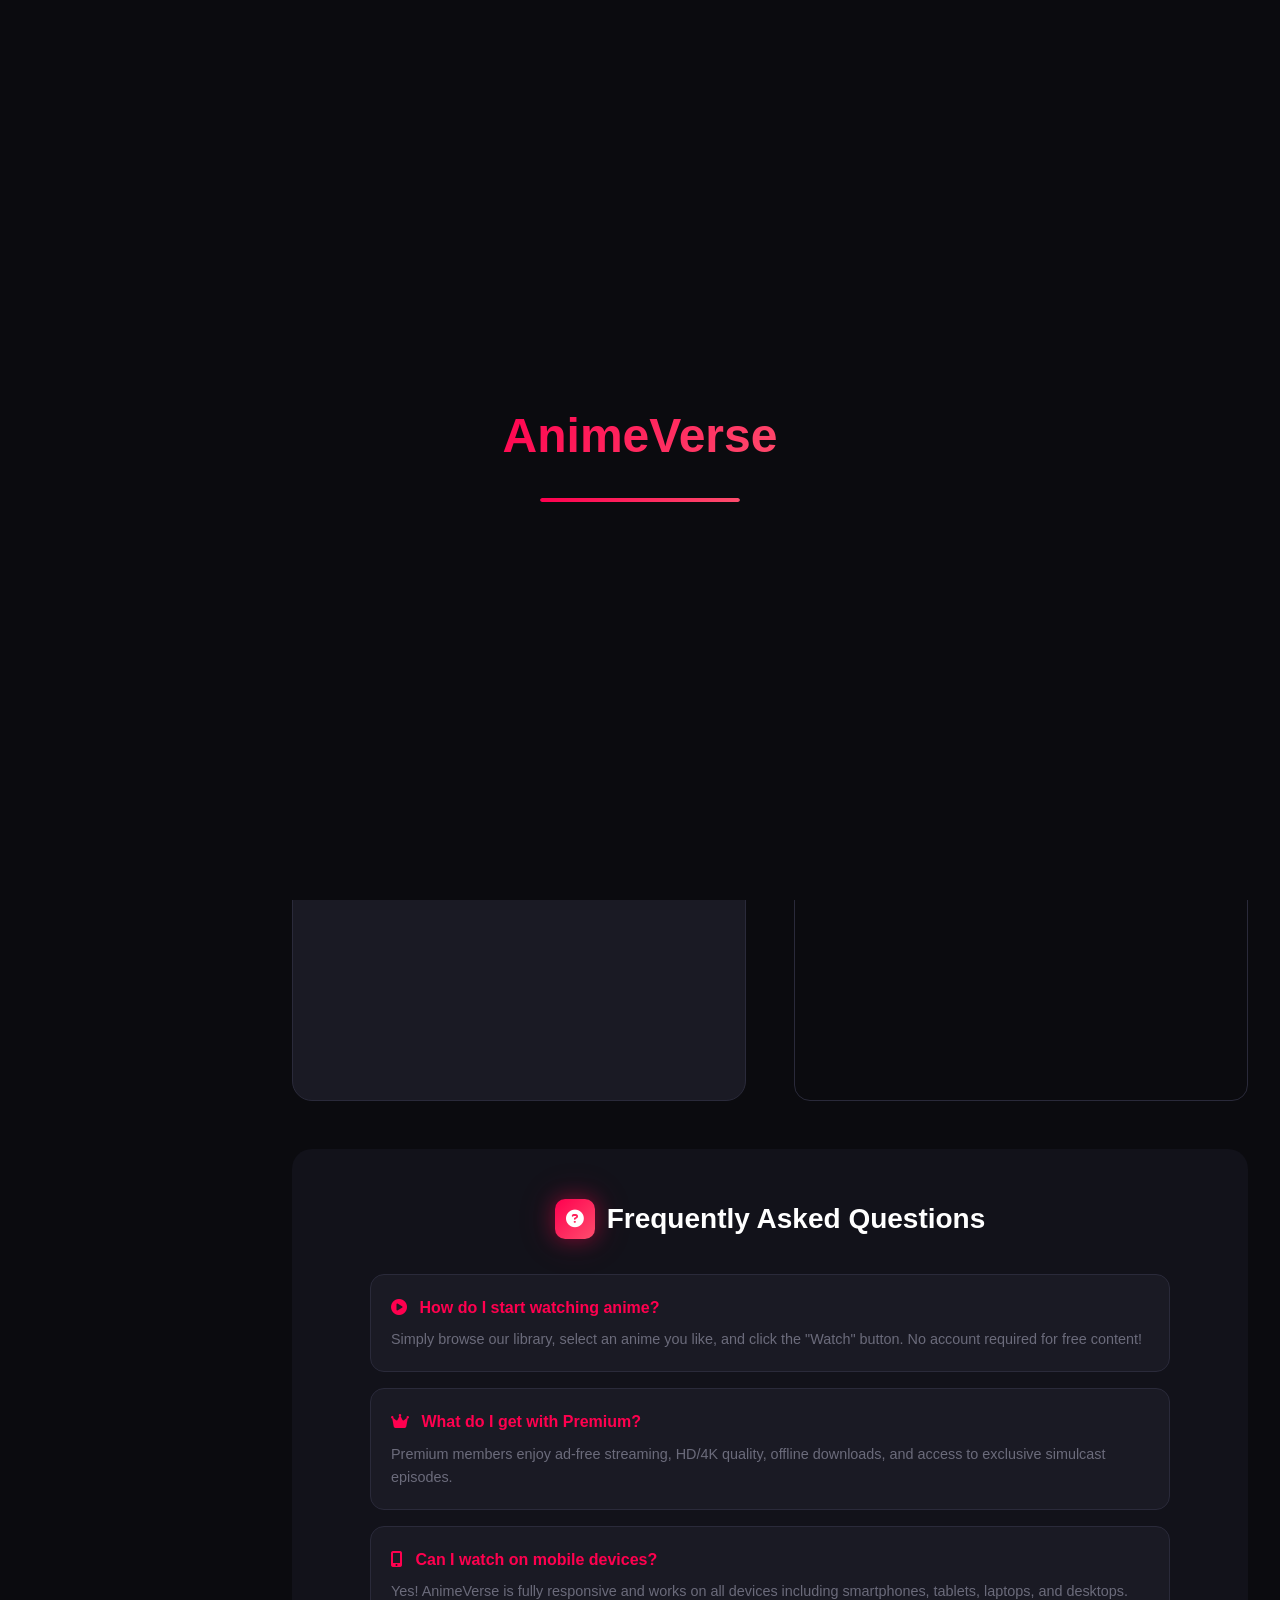
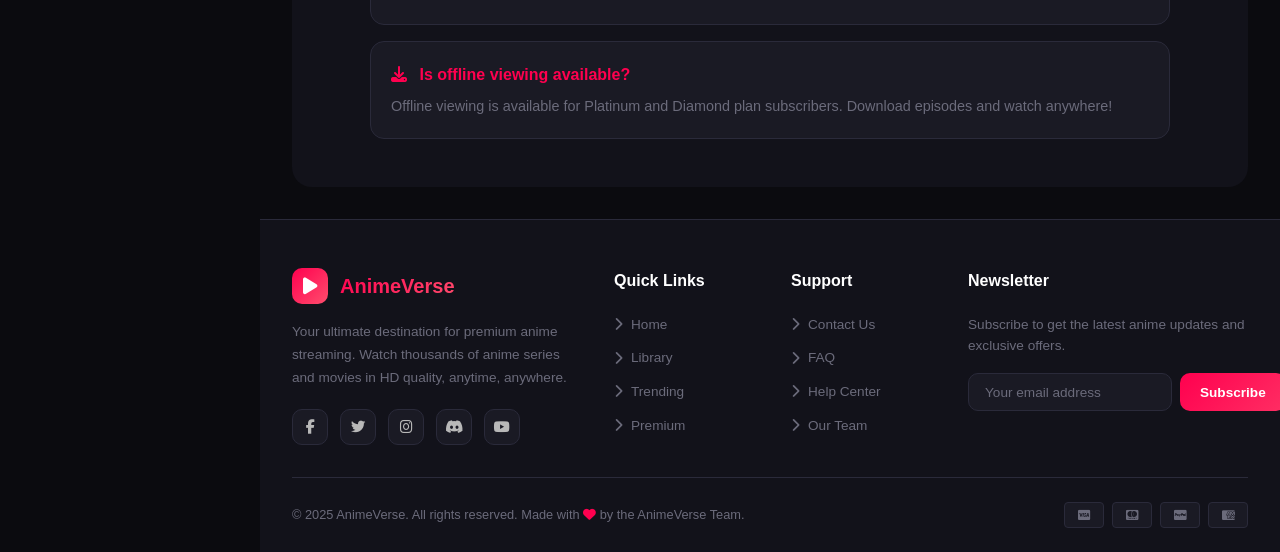
<file: contact.html>
<!DOCTYPE html>
<html lang="en">
<head>
    <meta charset="UTF-8">
    <meta name="viewport" content="width=device-width, initial-scale=1.0">
    <meta name="description" content="Contact AnimeVerse team. Get in touch for support, feedback, or business inquiries.">
    <meta name="keywords" content="contact animeverse, support, help, anime streaming contact">
    <meta name="author" content="AnimeVerse Team">
    <meta name="theme-color" content="#0b0b0f">
    <title>Contact Us - AnimeVerse</title>
    <link rel="stylesheet" href="css/style.css">
    <link rel="stylesheet" href="https://cdnjs.cloudflare.com/ajax/libs/font-awesome/6.4.0/css/all.min.css">
</head>
<body>
    <!-- Loading Screen -->
    <div class="loading-screen">
        <div class="loading-logo">AnimeVerse</div>
        <div class="loading-bar">
            <div class="loading-bar-fill"></div>
        </div>
    </div>

    <!-- Sidebar Overlay -->
    <div class="sidebar-overlay"></div>

    <!-- Sidebar Navigation -->
    <aside class="sidebar">
        <div class="sidebar-logo">
            <div class="sidebar-logo-icon"><i class="fas fa-play"></i></div>
            <div class="sidebar-logo-text">AnimeVerse</div>
        </div>

        <nav class="sidebar-nav">
            <div class="sidebar-nav-title">Menu</div>
            <a href="index.html" class="sidebar-nav-item">
                <i class="fas fa-home"></i> Home
            </a>
            <a href="index.html#trending" class="sidebar-nav-item">
                <i class="fas fa-fire"></i> Trending
            </a>
            <a href="library.html" class="sidebar-nav-item">
                <i class="fas fa-book"></i> Library
            </a>
            <a href="index.html#favorites" class="sidebar-nav-item">
                <i class="fas fa-heart"></i> Favorites
            </a>

            <div class="sidebar-nav-title" style="margin-top: 1.5rem;">Discover</div>
            <a href="index.html#categories" class="sidebar-nav-item">
                <i class="fas fa-th-large"></i> Categories
            </a>
            <a href="index.html#plans" class="sidebar-nav-item">
                <i class="fas fa-crown"></i> Premium
            </a>
            <a href="team.html" class="sidebar-nav-item">
                <i class="fas fa-users"></i> Team
            </a>
            <a href="contact.html" class="sidebar-nav-item active">
                <i class="fas fa-envelope"></i> Contact
            </a>
        </nav>

        <div class="sidebar-footer">
            <p class="sidebar-footer-text">&copy; 2025 AnimeVerse</p>
        </div>
    </aside>

    <!-- Main Content -->
    <main class="main-content">
        <!-- Top Navbar -->
        <header class="top-navbar">
            <div class="navbar-left">
                <button class="menu-toggle" aria-label="Toggle menu">
                    <i class="fas fa-bars"></i>
                </button>
                <div class="search-bar">
                    <i class="fas fa-search"></i>
                    <input type="text" placeholder="Search anime, movies, series..." aria-label="Search anime">
                </div>
            </div>
            <div class="navbar-right">
                <button class="nav-icon-btn" aria-label="Notifications">
                    <i class="fas fa-bell"></i>
                    <span class="notification-badge">3</span>
                </button>
                <div class="user-profile">
                    <div class="user-avatar">
                        <img src="Assest/profile_pic.jpg" alt="User Avatar">
                    </div>
                    <span class="user-name">Sunny</span>
                </div>
            </div>
        </header>

        <!-- Page Header -->
        <div class="page-header">
            <h1 class="page-title">Contact Us</h1>
            <p class="page-subtitle">We'd love to hear from you. Reach out for any questions or feedback.</p>
        </div>

        <!-- Contact Section -->
        <section class="section">
            <div class="contact-container reveal">
                <!-- Contact Form -->
                <div class="contact-form">
                    <h2 class="contact-form-title">Send Us a Message</h2>
                    <form onsubmit="return false;">
                        <div class="form-group">
                            <label class="form-label" for="name">Your Name</label>
                            <input type="text" id="name" class="form-input" placeholder="Enter your name" required>
                        </div>
                        <div class="form-group">
                            <label class="form-label" for="email">Email Address</label>
                            <input type="email" id="email" class="form-input" placeholder="Enter your email" required>
                        </div>
                        <div class="form-group">
                            <label class="form-label" for="subject">Subject</label>
                            <input type="text" id="subject" class="form-input" placeholder="How can we help?" required>
                        </div>
                        <div class="form-group">
                            <label class="form-label" for="message">Message</label>
                            <textarea id="message" class="form-input" placeholder="Tell us more about your inquiry..." required></textarea>
                        </div>
                        <button type="submit" class="btn btn-primary" style="width: 100%;">
                            <i class="fas fa-paper-plane"></i> Send Message
                        </button>
                    </form>
                </div>

                <!-- Contact Info -->
                <div class="contact-info">
                    <div class="contact-info-card">
                        <div class="contact-info-icon"><i class="fas fa-map-marker-alt"></i></div>
                        <div>
                            <div class="contact-info-title">Our Address</div>
                            <div class="contact-info-text"><a href="https://maps.app.goo.gl/vNY1Na6KaeiSsduQ9" target="_blank" style="color: inherit; text-decoration: none;">Pragati College, Dungarpur<br>Rajasthan, India - 314001</a></div>
                        </div>
                    </div>

                    <div class="contact-info-card">
                        <div class="contact-info-icon"><i class="fas fa-phone-alt"></i></div>
                        <div>
                            <div class="contact-info-title">Phone Number</div>
                            <div class="contact-info-text">+91 12345 67890<br>Mon - Fri, 9AM - 6PM IST</div>
                        </div>
                    </div>

                    <div class="contact-info-card">
                        <div class="contact-info-icon"><i class="fas fa-envelope"></i></div>
                        <div>
                            <div class="contact-info-title">Email Address</div>
                            <div class="contact-info-text">support@animeverse.com<br>hello@animeverse.com</div>
                        </div>
                    </div>

                    <div class="contact-info-card">
                        <div class="contact-info-icon"><i class="fas fa-clock"></i></div>
                        <div>
                            <div class="contact-info-title">Working Hours</div>
                            <div class="contact-info-text">Monday - Friday: 9AM - 6PM<br>Saturday: 10AM - 4PM</div>
                        </div>
                    </div>

                    <div class="contact-map">
                        <iframe src="https://maps.google.com/maps?q=Pragati%20College%20Dungarpur&t=&z=15&ie=UTF8&iwloc=&output=embed" allowfullscreen="" loading="lazy" referrerpolicy="no-referrer-when-downgrade"></iframe>
                    </div>
                </div>
            </div>
        </section>

        <!-- FAQ Section -->
        <section class="section" style="background: var(--secondary-bg); border-radius: 20px; margin: 0 2rem 2rem;">
            <div style="max-width: 800px; margin: 0 auto;" class="reveal">
                <h2 class="section-title" style="justify-content: center; margin-bottom: 2rem;">
                    <div class="section-title-icon"><i class="fas fa-question-circle"></i></div>
                    Frequently Asked Questions
                </h2>

                <div style="display: flex; flex-direction: column; gap: 1rem;">
                    <div style="background: var(--card-bg); border-radius: 14px; padding: 1.25rem; border: 1px solid var(--border-color);">
                        <h4 style="font-size: 1rem; margin-bottom: 0.5rem; color: var(--accent-primary);"><i class="fas fa-play-circle" style="margin-right: 0.5rem;"></i> How do I start watching anime?</h4>
                        <p style="color: var(--text-muted); font-size: 0.9rem; line-height: 1.6;">Simply browse our library, select an anime you like, and click the "Watch" button. No account required for free content!</p>
                    </div>

                    <div style="background: var(--card-bg); border-radius: 14px; padding: 1.25rem; border: 1px solid var(--border-color);">
                        <h4 style="font-size: 1rem; margin-bottom: 0.5rem; color: var(--accent-primary);"><i class="fas fa-crown" style="margin-right: 0.5rem;"></i> What do I get with Premium?</h4>
                        <p style="color: var(--text-muted); font-size: 0.9rem; line-height: 1.6;">Premium members enjoy ad-free streaming, HD/4K quality, offline downloads, and access to exclusive simulcast episodes.</p>
                    </div>

                    <div style="background: var(--card-bg); border-radius: 14px; padding: 1.25rem; border: 1px solid var(--border-color);">
                        <h4 style="font-size: 1rem; margin-bottom: 0.5rem; color: var(--accent-primary);"><i class="fas fa-mobile-alt" style="margin-right: 0.5rem;"></i> Can I watch on mobile devices?</h4>
                        <p style="color: var(--text-muted); font-size: 0.9rem; line-height: 1.6;">Yes! AnimeVerse is fully responsive and works on all devices including smartphones, tablets, laptops, and desktops.</p>
                    </div>

                    <div style="background: var(--card-bg); border-radius: 14px; padding: 1.25rem; border: 1px solid var(--border-color);">
                        <h4 style="font-size: 1rem; margin-bottom: 0.5rem; color: var(--accent-primary);"><i class="fas fa-download" style="margin-right: 0.5rem;"></i> Is offline viewing available?</h4>
                        <p style="color: var(--text-muted); font-size: 0.9rem; line-height: 1.6;">Offline viewing is available for Platinum and Diamond plan subscribers. Download episodes and watch anywhere!</p>
                    </div>
                </div>
            </div>
        </section>

        <!-- Footer -->
        <footer class="footer">
            <div class="footer-grid">
                <div class="footer-brand">
                    <div class="footer-logo">
                        <div class="footer-logo-icon"><i class="fas fa-play"></i></div>
                        <div class="footer-logo-text">AnimeVerse</div>
                    </div>
                    <p class="footer-desc">Your ultimate destination for premium anime streaming. Watch thousands of anime series and movies in HD quality, anytime, anywhere.</p>
                    <div class="footer-social">
                        <a href="#" class="footer-social-link" aria-label="Facebook"><i class="fab fa-facebook-f"></i></a>
                        <a href="#" class="footer-social-link" aria-label="Twitter"><i class="fab fa-twitter"></i></a>
                        <a href="#" class="footer-social-link" aria-label="Instagram"><i class="fab fa-instagram"></i></a>
                        <a href="#" class="footer-social-link" aria-label="Discord"><i class="fab fa-discord"></i></a>
                        <a href="#" class="footer-social-link" aria-label="YouTube"><i class="fab fa-youtube"></i></a>
                    </div>
                </div>

                <div class="footer-links-col">
                    <h4 class="footer-title">Quick Links</h4>
                    <div class="footer-links">
                        <a href="index.html" class="footer-link"><i class="fas fa-chevron-right"></i> Home</a>
                        <a href="library.html" class="footer-link"><i class="fas fa-chevron-right"></i> Library</a>
                        <a href="index.html#trending" class="footer-link"><i class="fas fa-chevron-right"></i> Trending</a>
                        <a href="index.html#plans" class="footer-link"><i class="fas fa-chevron-right"></i> Premium</a>
                    </div>
                </div>

                <div class="footer-links-col">
                    <h4 class="footer-title">Support</h4>
                    <div class="footer-links">
                        <a href="contact.html" class="footer-link"><i class="fas fa-chevron-right"></i> Contact Us</a>
                        <a href="#" class="footer-link"><i class="fas fa-chevron-right"></i> FAQ</a>
                        <a href="#" class="footer-link"><i class="fas fa-chevron-right"></i> Help Center</a>
                        <a href="team.html" class="footer-link"><i class="fas fa-chevron-right"></i> Our Team</a>
                    </div>
                </div>

                <div class="footer-newsletter">
                    <h4 class="footer-title">Newsletter</h4>
                    <p class="footer-newsletter-text">Subscribe to get the latest anime updates and exclusive offers.</p>
                    <form class="newsletter-form" onsubmit="return false;">
                        <input type="email" class="newsletter-input" placeholder="Your email address" required>
                        <button type="submit" class="newsletter-btn">Subscribe</button>
                    </form>
                </div>
            </div>

            <div class="footer-bottom">
                <p class="footer-copyright">&copy; 2025 AnimeVerse. All rights reserved. Made with <i class="fas fa-heart" style="color: var(--accent-primary);"></i> by the AnimeVerse Team.</p>
                <div class="footer-payment">
                    <div class="payment-icon"><i class="fab fa-cc-visa"></i></div>
                    <div class="payment-icon"><i class="fab fa-cc-mastercard"></i></div>
                    <div class="payment-icon"><i class="fab fa-cc-paypal"></i></div>
                    <div class="payment-icon"><i class="fab fa-cc-amex"></i></div>
                </div>
            </div>
        </footer>
    </main>

    <!-- Mobile Bottom Navigation -->
    <nav class="mobile-bottom-nav">
        <div class="mobile-nav-items">
            <a href="index.html" class="mobile-nav-item">
                <i class="fas fa-home"></i>
                <span>Home</span>
            </a>
            <a href="library.html" class="mobile-nav-item">
                <i class="fas fa-book"></i>
                <span>Library</span>
            </a>
            <a href="index.html#trending" class="mobile-nav-item">
                <i class="fas fa-fire"></i>
                <span>Trending</span>
            </a>
            <a href="team.html" class="mobile-nav-item">
                <i class="fas fa-users"></i>
                <span>Team</span>
            </a>
            <a href="contact.html" class="mobile-nav-item active">
                <i class="fas fa-envelope"></i>
                <span>Contact</span>
            </a>
        </div>
    </nav>

    <!-- Back to Top Button -->
    <button class="back-to-top" aria-label="Back to top">
        <i class="fas fa-arrow-up"></i>
    </button>

    <script src="js/script.js"></script>
</body>
</html>
</file>
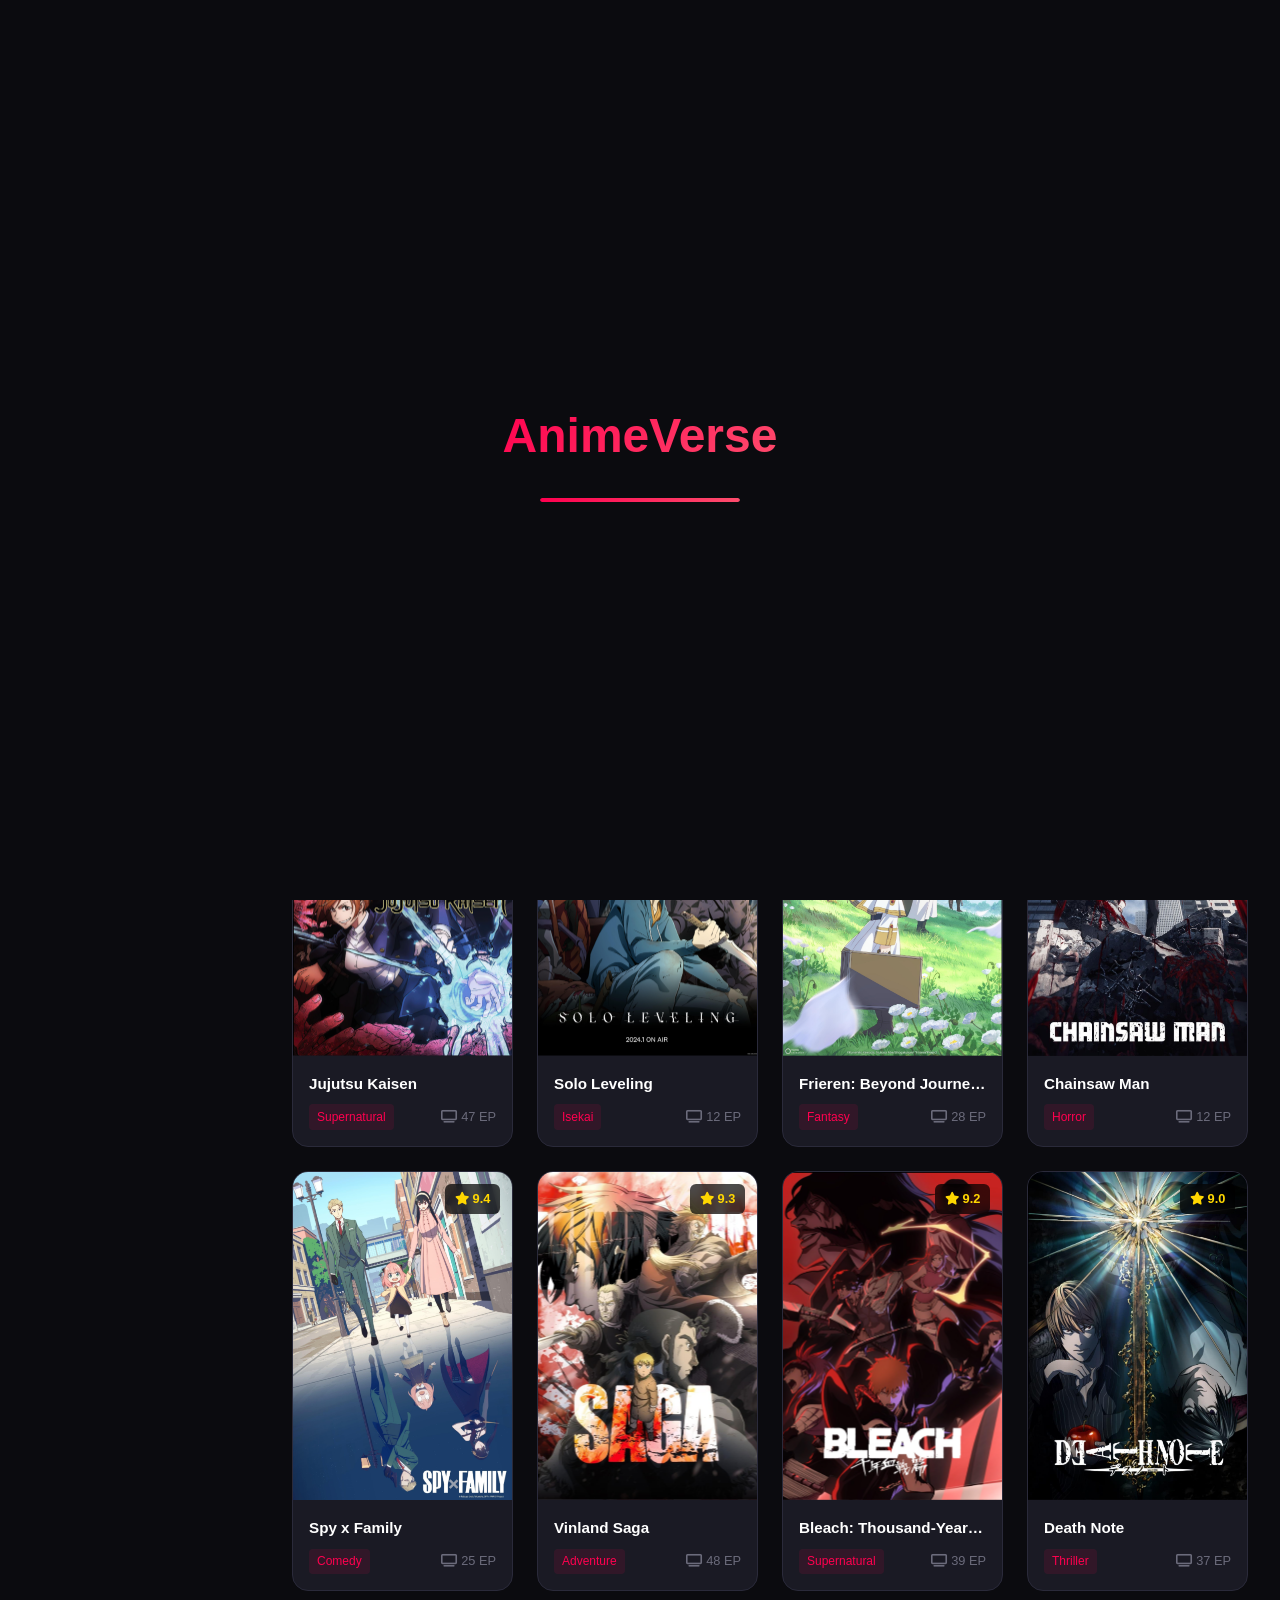
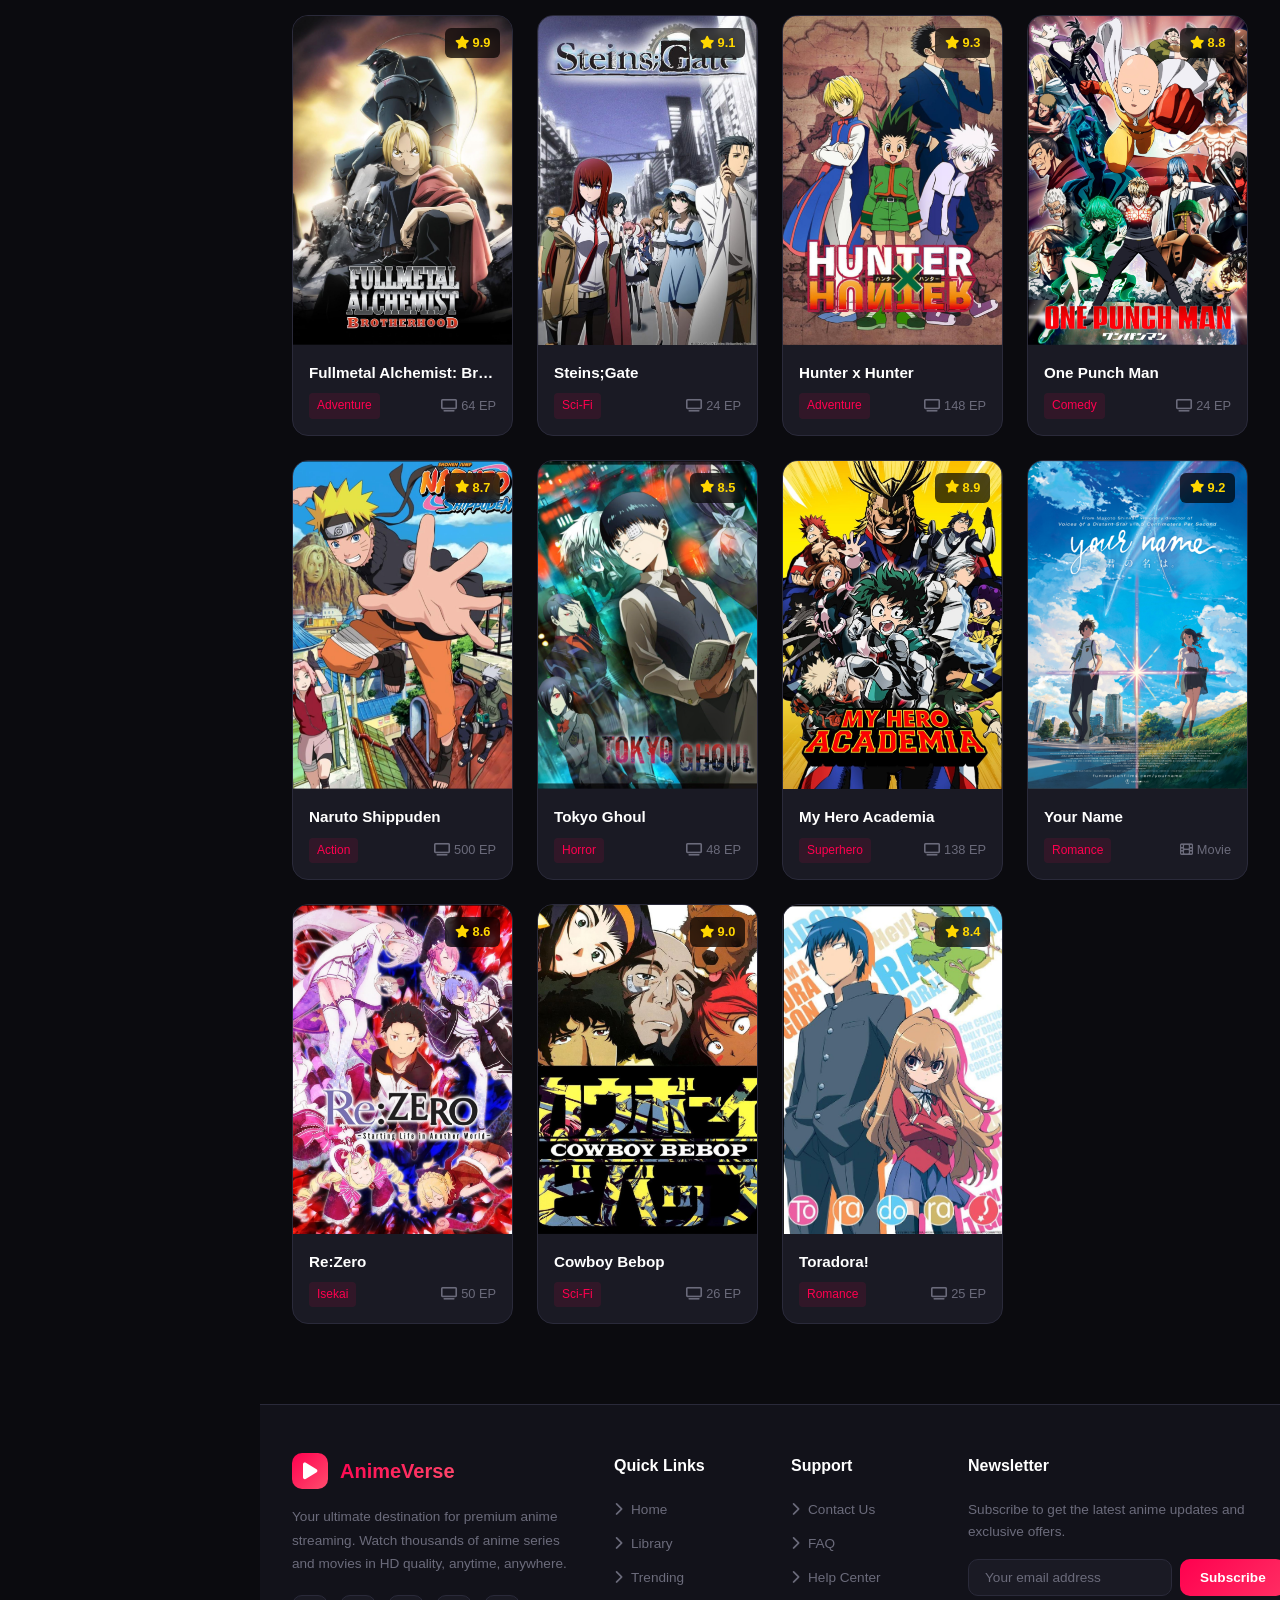
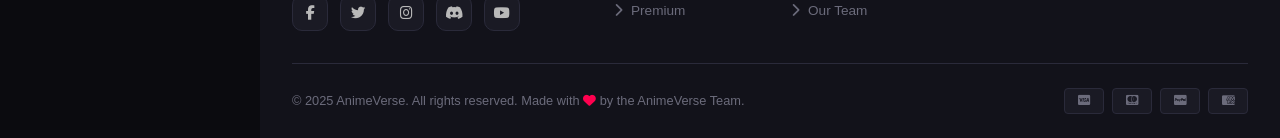
<file: library.html>
<!DOCTYPE html>
<html lang="en">
<head>
    <meta charset="UTF-8">
    <meta name="viewport" content="width=device-width, initial-scale=1.0">
    <meta name="description" content="Browse the complete AnimeVerse library. Discover thousands of anime series and movies across all genres.">
    <meta name="keywords" content="anime library, anime catalog, watch anime, anime series, anime movies">
    <meta name="author" content="AnimeVerse Team">
    <meta name="theme-color" content="#0b0b0f">
    <title>Library - AnimeVerse</title>
    <link rel="stylesheet" href="css/style.css?v=3">
    <link rel="stylesheet" href="https://cdnjs.cloudflare.com/ajax/libs/font-awesome/6.4.0/css/all.min.css">
</head>
<body>
    <!-- Loading Screen -->
    <div class="loading-screen">
        <div class="loading-logo">AnimeVerse</div>
        <div class="loading-bar">
            <div class="loading-bar-fill"></div>
        </div>
    </div>

    <!-- Sidebar Overlay -->
    <div class="sidebar-overlay"></div>

    <!-- Sidebar Navigation -->
    <aside class="sidebar">
        <div class="sidebar-logo">
            <div class="sidebar-logo-icon"><i class="fas fa-play"></i></div>
            <div class="sidebar-logo-text">AnimeVerse</div>
        </div>

        <nav class="sidebar-nav">
            <div class="sidebar-nav-title">Menu</div>
            <a href="index.html" class="sidebar-nav-item">
                <i class="fas fa-home"></i> Home
            </a>
            <a href="index.html#trending" class="sidebar-nav-item">
                <i class="fas fa-fire"></i> Trending
            </a>
            <a href="library.html" class="sidebar-nav-item active">
                <i class="fas fa-book"></i> Library
            </a>
            <a href="index.html#favorites" class="sidebar-nav-item">
                <i class="fas fa-heart"></i> Favorites
            </a>

            <div class="sidebar-nav-title" style="margin-top: 1.5rem;">Discover</div>
            <a href="index.html#categories" class="sidebar-nav-item">
                <i class="fas fa-th-large"></i> Categories
            </a>
            <a href="index.html#plans" class="sidebar-nav-item">
                <i class="fas fa-crown"></i> Premium
            </a>
            <a href="team.html" class="sidebar-nav-item">
                <i class="fas fa-users"></i> Team
            </a>
            <a href="contact.html" class="sidebar-nav-item">
                <i class="fas fa-envelope"></i> Contact
            </a>
        </nav>

        <div class="sidebar-footer">
            <p class="sidebar-footer-text">&copy; 2025 AnimeVerse</p>
        </div>
    </aside>

    <!-- Main Content -->
    <main class="main-content">
        <!-- Top Navbar -->
        <header class="top-navbar">
            <div class="navbar-left">
                <button class="menu-toggle" aria-label="Toggle menu">
                    <i class="fas fa-bars"></i>
                </button>
                <div class="search-bar">
                    <i class="fas fa-search"></i>
                    <input type="text" placeholder="Search anime, movies, series..." aria-label="Search anime">
                </div>
            </div>
            <div class="navbar-right">
                <button class="nav-icon-btn" aria-label="Notifications">
                    <i class="fas fa-bell"></i>
                    <span class="notification-badge">3</span>
                </button>
                <div class="user-profile">
                    <div class="user-avatar">
                        <img src="Assest/profile_pic.jpg" alt="User Avatar">
                    </div>
                    <span class="user-name">Sunny</span>
                </div>
            </div>
        </header>

        <!-- Page Header -->
        <div class="page-header">
            <h1 class="page-title">Anime Library</h1>
            <p class="page-subtitle">Browse our complete collection of anime series and movies</p>
        </div>

        <!-- Search Results Info -->
        <div class="search-results-info" style="display: none;"></div>

        <!-- Filters -->
        <div class="library-filters">
            <button class="filter-btn active" data-filter="all">All</button>
            <button class="filter-btn" data-filter="action">Action</button>
            <button class="filter-btn" data-filter="romance">Romance</button>
            <button class="filter-btn" data-filter="fantasy">Fantasy</button>
            <button class="filter-btn" data-filter="isekai">Isekai</button>
            <button class="filter-btn" data-filter="horror">Horror</button>
            <button class="filter-btn" data-filter="comedy">Comedy</button>
            <button class="filter-btn" data-filter="sci-fi">Sci-Fi</button>
        </div>

        <!-- No Results -->
        <div class="no-results" style="display: none;">
            <i class="fas fa-search"></i>
            <h3>No results found</h3>
            <p>Try adjusting your search or filter criteria</p>
        </div>

        <!-- Anime Grid -->
        <section class="section" style="padding-top: 0;">
            <div class="anime-grid">
                <div class="anime-card" data-search="high school dxd action fantasy supernatural comedy romance" data-genre="action,fantasy,supernatural,comedy,romance">
                    <a href="highschool-dxd.html">
                        <div class="anime-card-img">
                            <img src="Assest/img/High_School_DxD.png" alt="High School DxD" loading="lazy">
                            <div class="anime-card-rating"><i class="fas fa-star"></i> 9.7</div>
                            <div class="anime-card-overlay">
                                <button class="btn btn-primary btn-watch" style="width: 100%;"><i class="fas fa-play"></i> Watch</button>
                            </div>
                        </div>
                        <div class="anime-card-info">
                            <h3 class="anime-card-title">High School DxD</h3>
                            <div class="anime-card-meta">
                                <span class="anime-card-genre">Supernatural</span>
                                <span class="anime-card-episodes"><i class="fas fa-tv"></i> 49 EP</span>
                            </div>
                        </div>
                    </a>
                </div>

                <div class="anime-card" data-search="one piece adventure comedy" data-genre="adventure,comedy">
                    <a href="anime-details.html">
                        <div class="anime-card-img">
                            <img src="Assest/img/One_Piece.png" alt="One Piece" loading="lazy">
                            <div class="anime-card-rating"><i class="fas fa-star"></i> 9.4</div>
                            <div class="anime-card-overlay">
                                <button class="btn btn-primary btn-watch" style="width: 100%;" onclick="window.location.href='one-piece.html'"><i class="fas fa-play"></i> Watch</button>
                            </div>
                        </div>
                        <div class="anime-card-info">
                            <h3 class="anime-card-title">One Piece</h3>
                            <div class="anime-card-meta">
                                <span class="anime-card-genre">Adventure</span>
                                <span class="anime-card-episodes"><i class="fas fa-tv"></i> 1070+ EP</span>
                            </div>
                        </div>
                    </a>
                </div>

                <div class="anime-card" data-search="attack on titan action drama" data-genre="action,drama">
                    <a href="anime-details.html">
                        <div class="anime-card-img">
                            <img src="Assest/img/Attack_On_Titan.png" alt="Attack on Titan" loading="lazy">
                            <div class="anime-card-rating"><i class="fas fa-star"></i> 9.8</div>
                            <div class="anime-card-overlay">
                                <button class="btn btn-primary btn-watch" style="width: 100%;"><i class="fas fa-play"></i> Watch</button>
                            </div>
                        </div>
                        <div class="anime-card-info">
                            <h3 class="anime-card-title">Attack on Titan</h3>
                            <div class="anime-card-meta">
                                <span class="anime-card-genre">Action</span>
                                <span class="anime-card-episodes"><i class="fas fa-tv"></i> 87 EP</span>
                            </div>
                        </div>
                    </a>
                </div>

                <div class="anime-card" data-search="demon slayer action fantasy" data-genre="action,fantasy">
                    <a href="anime-details.html">
                        <div class="anime-card-img">
                            <img src="Assest/img/Demon_Slayer.png" alt="Demon Slayer" loading="lazy">
                            <div class="anime-card-rating"><i class="fas fa-star"></i> 9.6</div>
                            <div class="anime-card-overlay">
                                <button class="btn btn-primary btn-watch" style="width: 100%;"><i class="fas fa-play"></i> Watch</button>
                            </div>
                        </div>
                        <div class="anime-card-info">
                            <h3 class="anime-card-title">Demon Slayer</h3>
                            <div class="anime-card-meta">
                                <span class="anime-card-genre">Fantasy</span>
                                <span class="anime-card-episodes"><i class="fas fa-tv"></i> 55 EP</span>
                            </div>
                        </div>
                    </a>
                </div>

                <div class="anime-card" data-search="jujutsu kaisen action supernatural" data-genre="action,supernatural">
                    <a href="anime-details.html">
                        <div class="anime-card-img">
                            <img src="Assest/img/Jujutsu_Kaisen.png" alt="Jujutsu Kaisen" loading="lazy">
                            <div class="anime-card-rating"><i class="fas fa-star"></i> 9.5</div>
                            <div class="anime-card-overlay">
                                <button class="btn btn-primary btn-watch" style="width: 100%;" onclick="window.location.href='jujutsu-kaisen.html'"><i class="fas fa-play"></i> Watch</button>
                            </div>
                        </div>
                        <div class="anime-card-info">
                            <h3 class="anime-card-title">Jujutsu Kaisen</h3>
                            <div class="anime-card-meta">
                                <span class="anime-card-genre">Supernatural</span>
                                <span class="anime-card-episodes"><i class="fas fa-tv"></i> 47 EP</span>
                            </div>
                        </div>
                    </a>
                </div>

                <div class="anime-card" data-search="solo leveling action fantasy" data-genre="action,fantasy,isekai">
                    <a href="anime-details.html">
                        <div class="anime-card-img">
                            <img src="Assest/img/Solo_Leveling.png" alt="Solo Leveling" loading="lazy">
                            <div class="anime-card-rating"><i class="fas fa-star"></i> 9.7</div>
                            <div class="anime-card-overlay">
                                <button class="btn btn-primary btn-watch" style="width: 100%;"><i class="fas fa-play"></i> Watch</button>
                            </div>
                        </div>
                        <div class="anime-card-info">
                            <h3 class="anime-card-title">Solo Leveling</h3>
                            <div class="anime-card-meta">
                                <span class="anime-card-genre">Isekai</span>
                                <span class="anime-card-episodes"><i class="fas fa-tv"></i> 12 EP</span>
                            </div>
                        </div>
                    </a>
                </div>

                <div class="anime-card" data-search="frieren beyond journey's end fantasy adventure" data-genre="fantasy,adventure">
                    <a href="anime-details.html">
                        <div class="anime-card-img">
                            <img src="Assest/img/Frieren Beyond Journey's End.png" alt="Frieren" loading="lazy">
                            <div class="anime-card-rating"><i class="fas fa-star"></i> 9.6</div>
                            <div class="anime-card-overlay">
                                <button class="btn btn-primary btn-watch" style="width: 100%;"><i class="fas fa-play"></i> Watch</button>
                            </div>
                        </div>
                        <div class="anime-card-info">
                            <h3 class="anime-card-title">Frieren: Beyond Journey's End</h3>
                            <div class="anime-card-meta">
                                <span class="anime-card-genre">Fantasy</span>
                                <span class="anime-card-episodes"><i class="fas fa-tv"></i> 28 EP</span>
                            </div>
                        </div>
                    </a>
                </div>

                <div class="anime-card" data-search="chainsaw man action horror" data-genre="action,horror">
                    <a href="anime-details.html">
                        <div class="anime-card-img">
                            <img src="Assest/img/Chainsaw_Man.png" alt="Chainsaw Man" loading="lazy">
                            <div class="anime-card-rating"><i class="fas fa-star"></i> 9.5</div>
                            <div class="anime-card-overlay">
                                <button class="btn btn-primary btn-watch" style="width: 100%;"><i class="fas fa-play"></i> Watch</button>
                            </div>
                        </div>
                        <div class="anime-card-info">
                            <h3 class="anime-card-title">Chainsaw Man</h3>
                            <div class="anime-card-meta">
                                <span class="anime-card-genre">Horror</span>
                                <span class="anime-card-episodes"><i class="fas fa-tv"></i> 12 EP</span>
                            </div>
                        </div>
                    </a>
                </div>

                <div class="anime-card" data-search="spy x family comedy action" data-genre="comedy,action">
                    <a href="anime-details.html">
                        <div class="anime-card-img">
                            <img src="Assest/img/Spy_x_Family.png" alt="Spy x Family" loading="lazy">
                            <div class="anime-card-rating"><i class="fas fa-star"></i> 9.4</div>
                            <div class="anime-card-overlay">
                                <button class="btn btn-primary btn-watch" style="width: 100%;"><i class="fas fa-play"></i> Watch</button>
                            </div>
                        </div>
                        <div class="anime-card-info">
                            <h3 class="anime-card-title">Spy x Family</h3>
                            <div class="anime-card-meta">
                                <span class="anime-card-genre">Comedy</span>
                                <span class="anime-card-episodes"><i class="fas fa-tv"></i> 25 EP</span>
                            </div>
                        </div>
                    </a>
                </div>

                <div class="anime-card" data-search="vinland saga action adventure" data-genre="action,adventure">
                    <a href="anime-details.html">
                        <div class="anime-card-img">
                            <img src="Assest/img/Vinland_Saga.png" alt="Vinland Saga" loading="lazy">
                            <div class="anime-card-rating"><i class="fas fa-star"></i> 9.3</div>
                            <div class="anime-card-overlay">
                                <button class="btn btn-primary btn-watch" style="width: 100%;"><i class="fas fa-play"></i> Watch</button>
                            </div>
                        </div>
                        <div class="anime-card-info">
                            <h3 class="anime-card-title">Vinland Saga</h3>
                            <div class="anime-card-meta">
                                <span class="anime-card-genre">Adventure</span>
                                <span class="anime-card-episodes"><i class="fas fa-tv"></i> 48 EP</span>
                            </div>
                        </div>
                    </a>
                </div>

                <div class="anime-card" data-search="bleach thousand year blood war action supernatural" data-genre="action,supernatural">
                    <a href="anime-details.html">
                        <div class="anime-card-img">
                            <img src="Assest/img/Bleach_TYBW.png" alt="Bleach TYBW" loading="lazy">
                            <div class="anime-card-rating"><i class="fas fa-star"></i> 9.2</div>
                            <div class="anime-card-overlay">
                                <button class="btn btn-primary btn-watch" style="width: 100%;"><i class="fas fa-play"></i> Watch</button>
                            </div>
                        </div>
                        <div class="anime-card-info">
                            <h3 class="anime-card-title">Bleach: Thousand-Year Blood War</h3>
                            <div class="anime-card-meta">
                                <span class="anime-card-genre">Supernatural</span>
                                <span class="anime-card-episodes"><i class="fas fa-tv"></i> 39 EP</span>
                            </div>
                        </div>
                    </a>
                </div>

                <div class="anime-card" data-search="death note thriller psychological" data-genre="thriller,psychological">
                    <a href="anime-details.html">
                        <div class="anime-card-img">
                            <img src="Assest/img/Death_Note.png" alt="Death Note" loading="lazy">
                            <div class="anime-card-rating"><i class="fas fa-star"></i> 9.0</div>
                            <div class="anime-card-overlay">
                                <button class="btn btn-primary btn-watch" style="width: 100%;"><i class="fas fa-play"></i> Watch</button>
                            </div>
                        </div>
                        <div class="anime-card-info">
                            <h3 class="anime-card-title">Death Note</h3>
                            <div class="anime-card-meta">
                                <span class="anime-card-genre">Thriller</span>
                                <span class="anime-card-episodes"><i class="fas fa-tv"></i> 37 EP</span>
                            </div>
                        </div>
                    </a>
                </div>

                <div class="anime-card" data-search="fullmetal alchemist brotherhood action adventure" data-genre="action,adventure">
                    <a href="anime-details.html">
                        <div class="anime-card-img">
                            <img src="Assest/img/Fullmetal_Alchemist_Brotherhood.png" alt="Fullmetal Alchemist" loading="lazy">
                            <div class="anime-card-rating"><i class="fas fa-star"></i> 9.9</div>
                            <div class="anime-card-overlay">
                                <button class="btn btn-primary btn-watch" style="width: 100%;"><i class="fas fa-play"></i> Watch</button>
                            </div>
                        </div>
                        <div class="anime-card-info">
                            <h3 class="anime-card-title">Fullmetal Alchemist: Brotherhood</h3>
                            <div class="anime-card-meta">
                                <span class="anime-card-genre">Adventure</span>
                                <span class="anime-card-episodes"><i class="fas fa-tv"></i> 64 EP</span>
                            </div>
                        </div>
                    </a>
                </div>

                <div class="anime-card" data-search="steins gate sci-fi thriller" data-genre="sci-fi,thriller">
                    <a href="anime-details.html">
                        <div class="anime-card-img">
                            <img src="Assest/img/Steins;_Gate.png" alt="Steins;Gate" loading="lazy">
                            <div class="anime-card-rating"><i class="fas fa-star"></i> 9.1</div>
                            <div class="anime-card-overlay">
                                <button class="btn btn-primary btn-watch" style="width: 100%;"><i class="fas fa-play"></i> Watch</button>
                            </div>
                        </div>
                        <div class="anime-card-info">
                            <h3 class="anime-card-title">Steins;Gate</h3>
                            <div class="anime-card-meta">
                                <span class="anime-card-genre">Sci-Fi</span>
                                <span class="anime-card-episodes"><i class="fas fa-tv"></i> 24 EP</span>
                            </div>
                        </div>
                    </a>
                </div>

                <div class="anime-card" data-search="hunter x hunter action adventure" data-genre="action,adventure">
                    <a href="anime-details.html">
                        <div class="anime-card-img">
                            <img src="Assest/img/Hunter_x_Hunter.png" alt="Hunter x Hunter" loading="lazy">
                            <div class="anime-card-rating"><i class="fas fa-star"></i> 9.3</div>
                            <div class="anime-card-overlay">
                                <button class="btn btn-primary btn-watch" style="width: 100%;"><i class="fas fa-play"></i> Watch</button>
                            </div>
                        </div>
                        <div class="anime-card-info">
                            <h3 class="anime-card-title">Hunter x Hunter</h3>
                            <div class="anime-card-meta">
                                <span class="anime-card-genre">Adventure</span>
                                <span class="anime-card-episodes"><i class="fas fa-tv"></i> 148 EP</span>
                            </div>
                        </div>
                    </a>
                </div>

                <div class="anime-card" data-search="one punch man action comedy" data-genre="action,comedy">
                    <a href="anime-details.html">
                        <div class="anime-card-img">
                            <img src="Assest/img/One_Punch_Man.png" alt="One Punch Man" loading="lazy">
                            <div class="anime-card-rating"><i class="fas fa-star"></i> 8.8</div>
                            <div class="anime-card-overlay">
                                <button class="btn btn-primary btn-watch" style="width: 100%;"><i class="fas fa-play"></i> Watch</button>
                            </div>
                        </div>
                        <div class="anime-card-info">
                            <h3 class="anime-card-title">One Punch Man</h3>
                            <div class="anime-card-meta">
                                <span class="anime-card-genre">Comedy</span>
                                <span class="anime-card-episodes"><i class="fas fa-tv"></i> 24 EP</span>
                            </div>
                        </div>
                    </a>
                </div>

                <div class="anime-card" data-search="naruto shippuden action ninja" data-genre="action,adventure">
                    <a href="anime-details.html">
                        <div class="anime-card-img">
                            <img src="Assest/img/Naruto_Shippuden.png" alt="Naruto" loading="lazy">
                            <div class="anime-card-rating"><i class="fas fa-star"></i> 8.7</div>
                            <div class="anime-card-overlay">
                                <button class="btn btn-primary btn-watch" style="width: 100%;"><i class="fas fa-play"></i> Watch</button>
                            </div>
                        </div>
                        <div class="anime-card-info">
                            <h3 class="anime-card-title">Naruto Shippuden</h3>
                            <div class="anime-card-meta">
                                <span class="anime-card-genre">Action</span>
                                <span class="anime-card-episodes"><i class="fas fa-tv"></i> 500 EP</span>
                            </div>
                        </div>
                    </a>
                </div>

                <div class="anime-card" data-search="tokyo ghoul horror action" data-genre="horror,action">
                    <a href="anime-details.html">
                        <div class="anime-card-img">
                            <img src="Assest/img/Tokyo_Ghoul.png" alt="Tokyo Ghoul" loading="lazy">
                            <div class="anime-card-rating"><i class="fas fa-star"></i> 8.5</div>
                            <div class="anime-card-overlay">
                                <button class="btn btn-primary btn-watch" style="width: 100%;"><i class="fas fa-play"></i> Watch</button>
                            </div>
                        </div>
                        <div class="anime-card-info">
                            <h3 class="anime-card-title">Tokyo Ghoul</h3>
                            <div class="anime-card-meta">
                                <span class="anime-card-genre">Horror</span>
                                <span class="anime-card-episodes"><i class="fas fa-tv"></i> 48 EP</span>
                            </div>
                        </div>
                    </a>
                </div>

                <div class="anime-card" data-search="my hero academia action superhero" data-genre="action,superhero">
                    <a href="anime-details.html">
                        <div class="anime-card-img">
                            <img src="Assest/img/My_Hero_Academia.png" alt="My Hero Academia" loading="lazy">
                            <div class="anime-card-rating"><i class="fas fa-star"></i> 8.9</div>
                            <div class="anime-card-overlay">
                                <button class="btn btn-primary btn-watch" style="width: 100%;"><i class="fas fa-play"></i> Watch</button>
                            </div>
                        </div>
                        <div class="anime-card-info">
                            <h3 class="anime-card-title">My Hero Academia</h3>
                            <div class="anime-card-meta">
                                <span class="anime-card-genre">Superhero</span>
                                <span class="anime-card-episodes"><i class="fas fa-tv"></i> 138 EP</span>
                            </div>
                        </div>
                    </a>
                </div>

                <div class="anime-card" data-search="your name romance drama" data-genre="romance,drama">
                    <a href="anime-details.html">
                        <div class="anime-card-img">
                            <img src="Assest/img/Your_Name.png" alt="Your Name" loading="lazy">
                            <div class="anime-card-rating"><i class="fas fa-star"></i> 9.2</div>
                            <div class="anime-card-overlay">
                                <button class="btn btn-primary btn-watch" style="width: 100%;"><i class="fas fa-play"></i> Watch</button>
                            </div>
                        </div>
                        <div class="anime-card-info">
                            <h3 class="anime-card-title">Your Name</h3>
                            <div class="anime-card-meta">
                                <span class="anime-card-genre">Romance</span>
                                <span class="anime-card-episodes"><i class="fas fa-film"></i> Movie</span>
                            </div>
                        </div>
                    </a>
                </div>

                <div class="anime-card" data-search="re zero isekai fantasy drama" data-genre="isekai,fantasy,drama">
                    <a href="anime-details.html">
                        <div class="anime-card-img">
                            <img src="Assest/img/Re_Zero.png" alt="Re:Zero" loading="lazy">
                            <div class="anime-card-rating"><i class="fas fa-star"></i> 8.6</div>
                            <div class="anime-card-overlay">
                                <button class="btn btn-primary btn-watch" style="width: 100%;"><i class="fas fa-play"></i> Watch</button>
                            </div>
                        </div>
                        <div class="anime-card-info">
                            <h3 class="anime-card-title">Re:Zero</h3>
                            <div class="anime-card-meta">
                                <span class="anime-card-genre">Isekai</span>
                                <span class="anime-card-episodes"><i class="fas fa-tv"></i> 50 EP</span>
                            </div>
                        </div>
                    </a>
                </div>

                <div class="anime-card" data-search="cowboy bebop sci-fi action" data-genre="sci-fi,action">
                    <a href="anime-details.html">
                        <div class="anime-card-img">
                            <img src="Assest/img/Cowboy_Bebop.png" alt="Cowboy Bebop" loading="lazy">
                            <div class="anime-card-rating"><i class="fas fa-star"></i> 9.0</div>
                            <div class="anime-card-overlay">
                                <button class="btn btn-primary btn-watch" style="width: 100%;"><i class="fas fa-play"></i> Watch</button>
                            </div>
                        </div>
                        <div class="anime-card-info">
                            <h3 class="anime-card-title">Cowboy Bebop</h3>
                            <div class="anime-card-meta">
                                <span class="anime-card-genre">Sci-Fi</span>
                                <span class="anime-card-episodes"><i class="fas fa-tv"></i> 26 EP</span>
                            </div>
                        </div>
                    </a>
                </div>

                <div class="anime-card" data-search="toradora romance comedy" data-genre="romance,comedy">
                    <a href="anime-details.html">
                        <div class="anime-card-img">
                            <img src="Assest/img/Toradora!.png" alt="Toradora" loading="lazy">
                            <div class="anime-card-rating"><i class="fas fa-star"></i> 8.4</div>
                            <div class="anime-card-overlay">
                                <button class="btn btn-primary btn-watch" style="width: 100%;"><i class="fas fa-play"></i> Watch</button>
                            </div>
                        </div>
                        <div class="anime-card-info">
                            <h3 class="anime-card-title">Toradora!</h3>
                            <div class="anime-card-meta">
                                <span class="anime-card-genre">Romance</span>
                                <span class="anime-card-episodes"><i class="fas fa-tv"></i> 25 EP</span>
                            </div>
                        </div>
                    </a>
                </div>
            </div>
        </section>

        <!-- Footer -->
        <footer class="footer">
            <div class="footer-grid">
                <div class="footer-brand">
                    <div class="footer-logo">
                        <div class="footer-logo-icon"><i class="fas fa-play"></i></div>
                        <div class="footer-logo-text">AnimeVerse</div>
                    </div>
                    <p class="footer-desc">Your ultimate destination for premium anime streaming. Watch thousands of anime series and movies in HD quality, anytime, anywhere.</p>
                    <div class="footer-social">
                        <a href="#" class="footer-social-link" aria-label="Facebook"><i class="fab fa-facebook-f"></i></a>
                        <a href="#" class="footer-social-link" aria-label="Twitter"><i class="fab fa-twitter"></i></a>
                        <a href="#" class="footer-social-link" aria-label="Instagram"><i class="fab fa-instagram"></i></a>
                        <a href="#" class="footer-social-link" aria-label="Discord"><i class="fab fa-discord"></i></a>
                        <a href="#" class="footer-social-link" aria-label="YouTube"><i class="fab fa-youtube"></i></a>
                    </div>
                </div>

                <div class="footer-links-col">
                    <h4 class="footer-title">Quick Links</h4>
                    <div class="footer-links">
                        <a href="index.html" class="footer-link"><i class="fas fa-chevron-right"></i> Home</a>
                        <a href="library.html" class="footer-link"><i class="fas fa-chevron-right"></i> Library</a>
                        <a href="index.html#trending" class="footer-link"><i class="fas fa-chevron-right"></i> Trending</a>
                        <a href="index.html#plans" class="footer-link"><i class="fas fa-chevron-right"></i> Premium</a>
                    </div>
                </div>

                <div class="footer-links-col">
                    <h4 class="footer-title">Support</h4>
                    <div class="footer-links">
                        <a href="contact.html" class="footer-link"><i class="fas fa-chevron-right"></i> Contact Us</a>
                        <a href="#" class="footer-link"><i class="fas fa-chevron-right"></i> FAQ</a>
                        <a href="#" class="footer-link"><i class="fas fa-chevron-right"></i> Help Center</a>
                        <a href="team.html" class="footer-link"><i class="fas fa-chevron-right"></i> Our Team</a>
                    </div>
                </div>

                <div class="footer-newsletter">
                    <h4 class="footer-title">Newsletter</h4>
                    <p class="footer-newsletter-text">Subscribe to get the latest anime updates and exclusive offers.</p>
                    <form class="newsletter-form" onsubmit="return false;">
                        <input type="email" class="newsletter-input" placeholder="Your email address" required>
                        <button type="submit" class="newsletter-btn">Subscribe</button>
                    </form>
                </div>
            </div>

            <div class="footer-bottom">
                <p class="footer-copyright">&copy; 2025 AnimeVerse. All rights reserved. Made with <i class="fas fa-heart" style="color: var(--accent-primary);"></i> by the AnimeVerse Team.</p>
                <div class="footer-payment">
                    <div class="payment-icon"><i class="fab fa-cc-visa"></i></div>
                    <div class="payment-icon"><i class="fab fa-cc-mastercard"></i></div>
                    <div class="payment-icon"><i class="fab fa-cc-paypal"></i></div>
                    <div class="payment-icon"><i class="fab fa-cc-amex"></i></div>
                </div>
            </div>
        </footer>
    </main>

    <!-- Mobile Bottom Navigation -->
    <nav class="mobile-bottom-nav">
        <div class="mobile-nav-items">
            <a href="index.html" class="mobile-nav-item">
                <i class="fas fa-home"></i>
                <span>Home</span>
            </a>
            <a href="library.html" class="mobile-nav-item active">
                <i class="fas fa-book"></i>
                <span>Library</span>
            </a>
            <a href="index.html#trending" class="mobile-nav-item">
                <i class="fas fa-fire"></i>
                <span>Trending</span>
            </a>
            <a href="team.html" class="mobile-nav-item">
                <i class="fas fa-users"></i>
                <span>Team</span>
            </a>
            <a href="contact.html" class="mobile-nav-item">
                <i class="fas fa-envelope"></i>
                <span>Contact</span>
            </a>
        </div>
    </nav>

    <!-- Back to Top Button -->
    <button class="back-to-top" aria-label="Back to top">
        <i class="fas fa-arrow-up"></i>
    </button>

    <script src="js/script.js"></script>
</body>
</html>
</file>
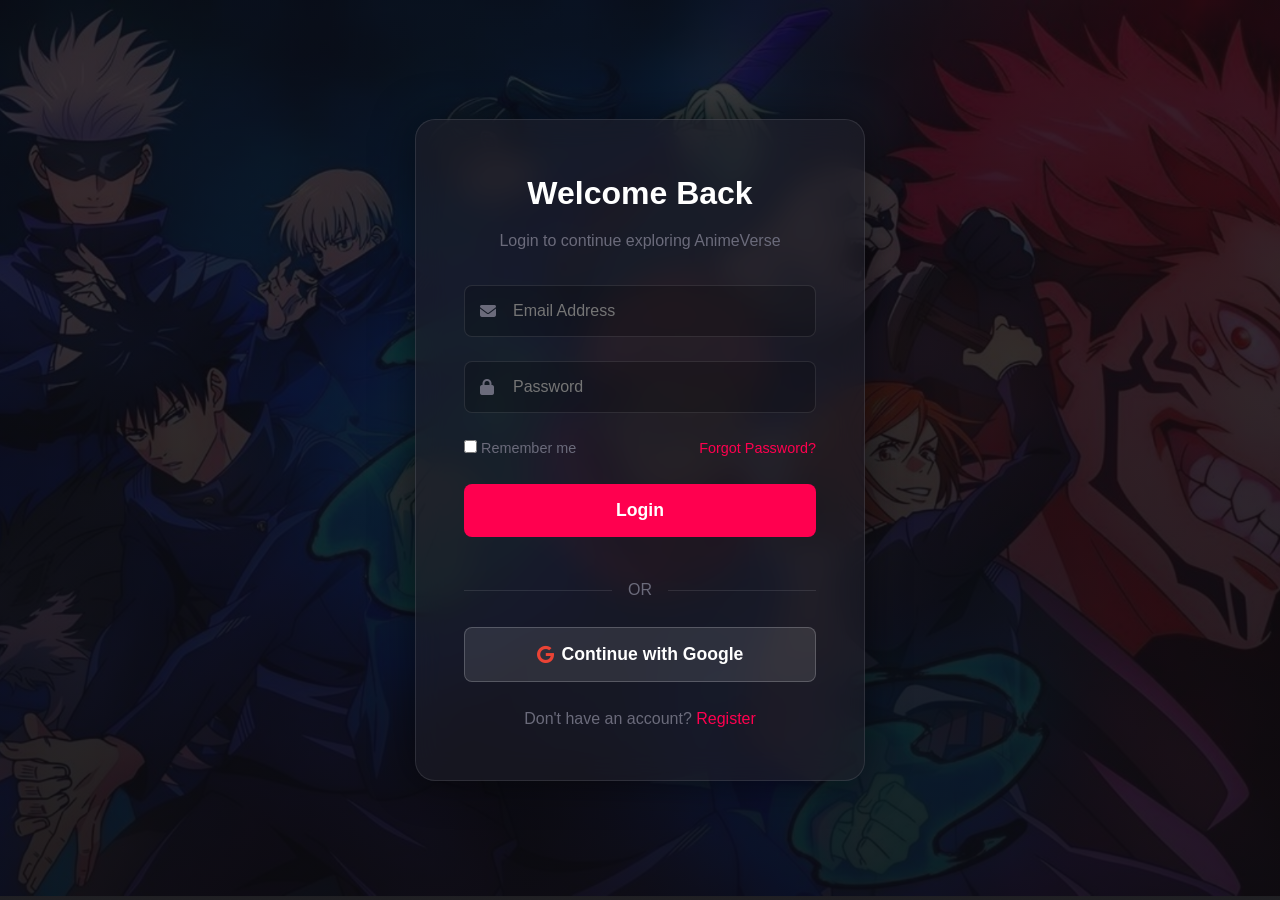
<file: login.html>
<!DOCTYPE html>
<html lang="en">
<head>
    <meta charset="UTF-8">
    <meta name="viewport" content="width=device-width, initial-scale=1.0">
    <title>Login - AnimeVerse</title>
    <link rel="stylesheet" href="css/style.css">
    <link rel="stylesheet" href="https://cdnjs.cloudflare.com/ajax/libs/font-awesome/6.4.0/css/all.min.css">
    <style>
        .auth-container {
            min-height: 100vh;
            display: flex;
            align-items: center;
            justify-content: center;
            background: linear-gradient(rgba(11, 11, 15, 0.8), rgba(11, 11, 15, 0.9)), url('Assest/Banner/Jujutsu_Kaisen.png') center/cover;
        }
        .auth-card {
            background: rgba(30, 30, 40, 0.6);
            backdrop-filter: blur(15px);
            border: 1px solid rgba(255, 255, 255, 0.1);
            border-radius: 20px;
            padding: 3rem;
            width: 100%;
            max-width: 450px;
            box-shadow: 0 0 40px rgba(0, 0, 0, 0.5);
            animation: slideUp 0.5s ease;
        }
        @keyframes slideUp {
            from { transform: translateY(50px); opacity: 0; }
            to { transform: translateY(0); opacity: 1; }
        }
        .auth-header {
            text-align: center;
            margin-bottom: 2rem;
        }
        .auth-header h1 {
            font-size: 2rem;
            margin-bottom: 0.5rem;
        }
        .auth-header p {
            color: var(--text-muted);
        }
        .input-group {
            margin-bottom: 1.5rem;
            position: relative;
        }
        .input-group i {
            position: absolute;
            left: 1rem;
            top: 50%;
            transform: translateY(-50%);
            color: var(--text-muted);
        }
        .input-group input {
            width: 100%;
            padding: 1rem 1rem 1rem 3rem;
            background: rgba(0, 0, 0, 0.2);
            border: 1px solid rgba(255, 255, 255, 0.1);
            border-radius: 8px;
            color: #fff;
            font-size: 1rem;
            transition: all 0.3s;
        }
        .input-group input:focus {
            border-color: var(--accent-primary);
            box-shadow: 0 0 15px rgba(255, 46, 99, 0.3);
            outline: none;
        }
        .auth-btn {
            width: 100%;
            padding: 1rem;
            background: var(--accent-primary);
            color: #fff;
            border: none;
            border-radius: 8px;
            font-size: 1.1rem;
            font-weight: bold;
            cursor: pointer;
            transition: all 0.3s;
            margin-bottom: 1rem;
        }
        .auth-btn:hover {
            box-shadow: 0 0 20px rgba(255, 46, 99, 0.6);
            transform: translateY(-2px);
        }
        .google-btn {
            background: rgba(255, 255, 255, 0.1);
            border: 1px solid rgba(255, 255, 255, 0.2);
            display: flex;
            align-items: center;
            justify-content: center;
            gap: 0.5rem;
        }
        .google-btn:hover {
            background: rgba(255, 255, 255, 0.2);
            box-shadow: none;
        }
        .auth-footer {
            text-align: center;
            margin-top: 1.5rem;
            color: var(--text-muted);
        }
        .auth-footer a {
            color: var(--accent-primary);
            text-decoration: none;
        }
        .divider {
            display: flex;
            align-items: center;
            margin: 1.5rem 0;
            color: var(--text-muted);
        }
        .divider::before, .divider::after {
            content: '';
            flex: 1;
            border-bottom: 1px solid rgba(255, 255, 255, 0.1);
        }
        .divider span {
            padding: 0 1rem;
        }
    </style>
</head>
<body>
    <div class="auth-container">
        <div class="auth-card">
            <div class="auth-header">
                <h1>Welcome Back</h1>
                <p>Login to continue exploring AnimeVerse</p>
            </div>
            
            <form onsubmit="handleLogin(event)">
                <div class="input-group">
                    <i class="fas fa-envelope"></i>
                    <input type="email" id="email" placeholder="Email Address" required>
                </div>
                <div class="input-group">
                    <i class="fas fa-lock"></i>
                    <input type="password" id="password" placeholder="Password" required>
                </div>
                <div style="display: flex; justify-content: space-between; margin-bottom: 1.5rem; font-size: 0.9rem;">
                    <label style="color: var(--text-muted);"><input type="checkbox"> Remember me</label>
                    <a href="#" style="color: var(--accent-primary); text-decoration: none;">Forgot Password?</a>
                </div>
                <button type="submit" class="auth-btn">Login</button>
            </form>

            <div class="divider"><span>OR</span></div>

            <button class="auth-btn google-btn" onclick="handleGoogleLogin()">
                <i class="fab fa-google" style="color: #ea4335;"></i> Continue with Google
            </button>

            <div class="auth-footer">
                Don't have an account? <a href="#">Register</a>
            </div>
        </div>
    </div>

    <script>
        function handleLogin(e) {
            e.preventDefault();
            const email = document.getElementById('email').value;
            const name = email.split('@')[0];
            const user = {
                name: name.charAt(0).toUpperCase() + name.slice(1),
                email: email,
                avatar: 'https://placeholder.vn/placeholder/100x100?bg=ff004f&color=ffffff&text=' + name.charAt(0).toUpperCase()
            };
            localStorage.setItem('animeverse_user', JSON.stringify(user));
            window.location.href = 'index.html';
        }

        function handleGoogleLogin() {
            const user = {
                name: 'Google User',
                email: 'user@gmail.com',
                avatar: 'https://placeholder.vn/placeholder/100x100?bg=ea4335&color=ffffff&text=G'
            };
            localStorage.setItem('animeverse_user', JSON.stringify(user));
            window.location.href = 'index.html';
        }
    </script>
</body>
</html>
</file>
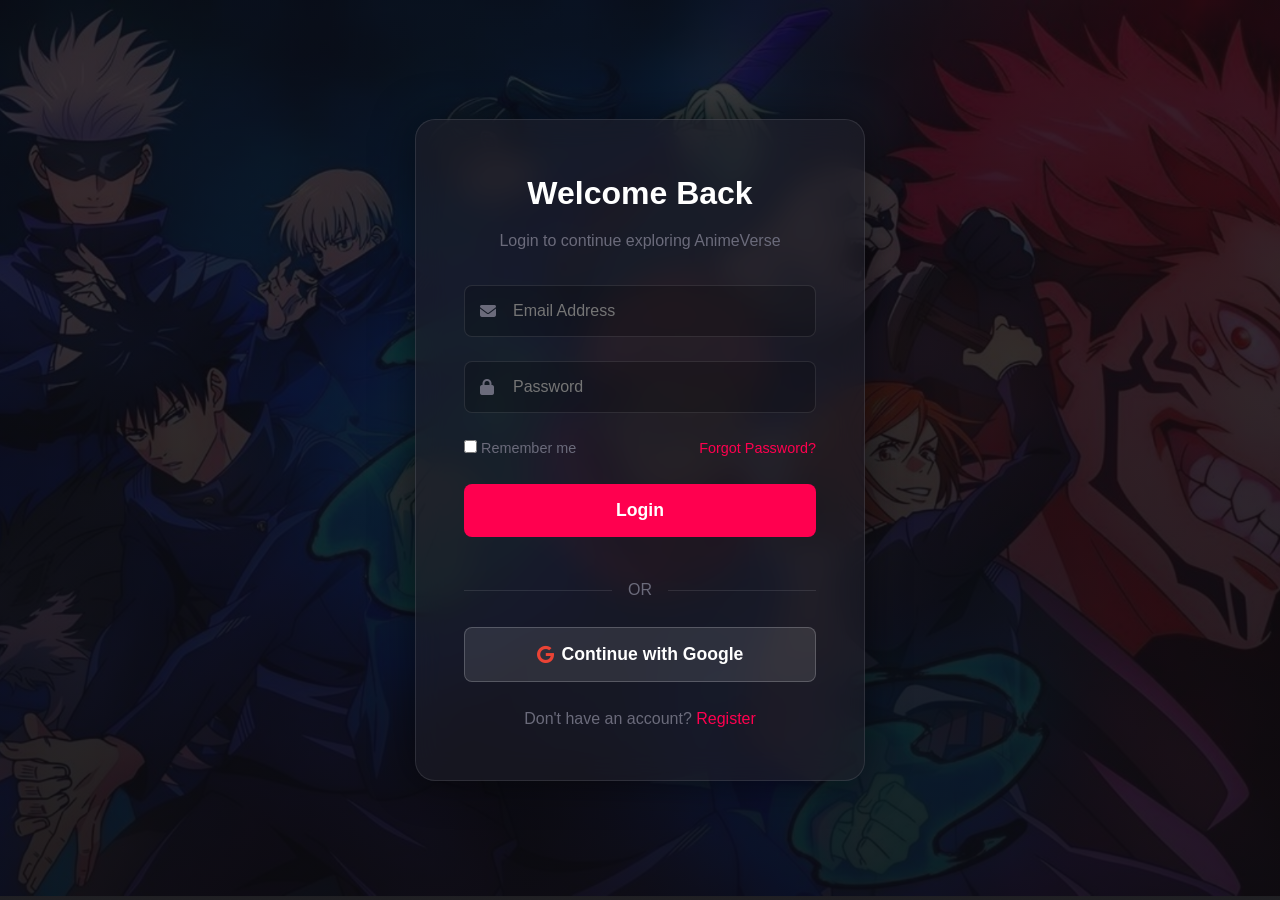
<file: profile.html>
<!DOCTYPE html>
<html lang="en">
<head>
    <meta charset="UTF-8">
    <meta name="viewport" content="width=device-width, initial-scale=1.0">
    <title>User Profile - AnimeVerse</title>
    <link rel="stylesheet" href="css/style.css">
    <link rel="stylesheet" href="https://cdnjs.cloudflare.com/ajax/libs/font-awesome/6.4.0/css/all.min.css">
    <style>
        .profile-container {
            max-width: 1000px;
            margin: 6rem auto 2rem;
            padding: 0 1rem;
        }
        .profile-header {
            display: flex;
            align-items: center;
            gap: 2rem;
            background: rgba(30, 30, 40, 0.6);
            backdrop-filter: blur(10px);
            padding: 2rem;
            border-radius: 16px;
            border: 1px solid rgba(255, 255, 255, 0.1);
            margin-bottom: 2rem;
        }
        .profile-avatar-container {
            position: relative;
        }
        .profile-avatar {
            width: 150px;
            height: 150px;
            border-radius: 50%;
            border: 4px solid var(--accent-primary);
            object-fit: cover;
            box-shadow: 0 0 20px rgba(255, 46, 99, 0.4);
        }
        .avatar-edit {
            position: absolute;
            bottom: 5px;
            right: 5px;
            background: var(--accent-primary);
            width: 40px;
            height: 40px;
            border-radius: 50%;
            display: flex;
            align-items: center;
            justify-content: center;
            cursor: pointer;
            transition: all 0.3s;
        }
        .avatar-edit:hover {
            transform: scale(1.1);
        }
        .profile-info h1 {
            margin-bottom: 0.5rem;
            display: flex;
            align-items: center;
            gap: 0.5rem;
        }
        .premium-badge {
            background: rgba(255, 215, 0, 0.2);
            color: #ffd700;
            padding: 0.2rem 0.8rem;
            border-radius: 20px;
            font-size: 0.9rem;
            border: 1px solid #ffd700;
            display: none;
        }
        .profile-stats {
            display: flex;
            gap: 2rem;
            margin-top: 1rem;
        }
        .stat-item {
            text-align: center;
        }
        .stat-val {
            font-size: 1.5rem;
            font-weight: bold;
            color: var(--accent-primary);
        }
        .stat-label {
            color: var(--text-muted);
            font-size: 0.9rem;
        }
        .profile-tabs {
            display: flex;
            gap: 1rem;
            margin-bottom: 2rem;
            border-bottom: 1px solid rgba(255,255,255,0.1);
            padding-bottom: 1rem;
        }
        .tab-btn {
            background: transparent;
            color: var(--text-muted);
            border: none;
            font-size: 1.1rem;
            cursor: pointer;
            padding: 0.5rem 1rem;
            transition: all 0.3s;
        }
        .tab-btn.active {
            color: var(--accent-primary);
            border-bottom: 2px solid var(--accent-primary);
        }
        
        .toggle-switch {
            position: relative;
            display: inline-block;
            width: 60px;
            height: 34px;
        }
        .toggle-switch input {
            opacity: 0;
            width: 0;
            height: 0;
        }
        .slider {
            position: absolute;
            cursor: pointer;
            top: 0; left: 0; right: 0; bottom: 0;
            background-color: rgba(255,255,255,0.2);
            transition: .4s;
            border-radius: 34px;
        }
        .slider:before {
            position: absolute;
            content: "";
            height: 26px;
            width: 26px;
            left: 4px;
            bottom: 4px;
            background-color: white;
            transition: .4s;
            border-radius: 50%;
        }
        input:checked + .slider {
            background-color: var(--accent-primary);
        }
        input:checked + .slider:before {
            transform: translateX(26px);
        }
    </style>
</head>
<body>
    <header class="top-navbar">
        <div class="navbar-left">
            <a href="index.html" style="color: #fff; text-decoration: none; font-size: 1.5rem; font-weight: bold; display: flex; align-items: center; gap: 0.5rem;">
                <i class="fas fa-arrow-left"></i> Home
            </a>
        </div>
        <div class="navbar-right">
            <button class="btn btn-secondary" onclick="logout()" style="border-color: #dc2626; color: #ff4d4d;"><i class="fas fa-sign-out-alt"></i> Logout</button>
        </div>
    </header>

    <div class="profile-container">
        <div class="profile-header">
            <div class="profile-avatar-container">
                <img src="https://placeholder.vn/placeholder/150x150?bg=ff004f&color=ffffff&text=User" alt="User Avatar" class="profile-avatar" id="avatarImg">
                <div class="avatar-edit" onclick="document.getElementById('fileInput').click()">
                    <i class="fas fa-camera" style="color: #fff;"></i>
                </div>
                <input type="file" id="fileInput" style="display: none;" accept="image/*" onchange="updateAvatar(event)">
            </div>
            <div class="profile-info">
                <h1><span id="userName">User Name</span> <span class="premium-badge" id="premiumBadge"><i class="fas fa-crown"></i> Premium</span></h1>
                <p style="color: var(--text-muted);"><i class="fas fa-envelope"></i> <span id="userEmail">user@example.com</span></p>
                <div class="profile-stats">
                    <div class="stat-item">
                        <div class="stat-val">12</div>
                        <div class="stat-label">Watchlist</div>
                    </div>
                    <div class="stat-item">
                        <div class="stat-val">45</div>
                        <div class="stat-label">Watched</div>
                    </div>
                    <div class="stat-item">
                        <div class="stat-val">3</div>
                        <div class="stat-label">Reviews</div>
                    </div>
                </div>
            </div>
        </div>

        <div class="profile-tabs">
            <button class="tab-btn active">Settings</button>
            <button class="tab-btn">Watch History</button>
        </div>

        <div style="background: rgba(30, 30, 40, 0.6); backdrop-filter: blur(10px); padding: 2rem; border-radius: 16px; border: 1px solid rgba(255, 255, 255, 0.1);">
            <h2 style="margin-bottom: 1.5rem;">Preferences</h2>
            
            <div style="display: flex; justify-content: space-between; align-items: center; margin-bottom: 1.5rem; padding-bottom: 1.5rem; border-bottom: 1px solid rgba(255,255,255,0.1);">
                <div>
                    <h3>Dark Mode</h3>
                    <p style="color: var(--text-muted); font-size: 0.9rem;">Toggle between dark and light themes</p>
                </div>
                <label class="toggle-switch">
                    <input type="checkbox" checked id="darkModeToggle">
                    <span class="slider"></span>
                </label>
            </div>

            <div style="display: flex; justify-content: space-between; align-items: center; margin-bottom: 1.5rem; padding-bottom: 1.5rem; border-bottom: 1px solid rgba(255,255,255,0.1);">
                <div>
                    <h3>Autoplay</h3>
                    <p style="color: var(--text-muted); font-size: 0.9rem;">Automatically play the next episode</p>
                </div>
                <label class="toggle-switch">
                    <input type="checkbox" checked>
                    <span class="slider"></span>
                </label>
            </div>

            <div style="display: flex; justify-content: space-between; align-items: center;">
                <div>
                    <h3>Subscription</h3>
                    <p style="color: var(--text-muted); font-size: 0.9rem;" id="subText">You are currently on the Free Plan.</p>
                </div>
                <button class="btn btn-primary" onclick="window.location.href='payment.html'" id="upgradeBtn">Upgrade</button>
            </div>
        </div>
    </div>

    <script>
        document.addEventListener('DOMContentLoaded', () => {
            const userStr = localStorage.getItem('animeverse_user');
            if(userStr) {
                const user = JSON.parse(userStr);
                document.getElementById('userName').textContent = user.name;
                document.getElementById('userEmail').textContent = user.email;
                if(user.avatar) document.getElementById('avatarImg').src = user.avatar;
                
                if(user.isPremium) {
                    document.getElementById('premiumBadge').style.display = 'inline-block';
                    document.getElementById('subText').textContent = `You are currently on the ${user.plan}.`;
                    document.getElementById('upgradeBtn').style.display = 'none';
                    if(user.plan !== 'Ultra Plan') {
                        document.getElementById('upgradeBtn').style.display = 'inline-block';
                        document.getElementById('upgradeBtn').textContent = 'Upgrade to Ultra';
                    }
                }
            } else {
                window.location.href = 'login.html';
            }

            document.getElementById('darkModeToggle').addEventListener('change', (e) => {
                if(!e.target.checked) {
                    alert("Light mode is too bright for anime! Just kidding, it's a demo.");
                }
            });
        });

        function logout() {
            localStorage.removeItem('animeverse_user');
            window.location.href = 'index.html';
        }

        function updateAvatar(event) {
            const file = event.target.files[0];
            if(file) {
                const reader = new FileReader();
                reader.onload = function(e) {
                    document.getElementById('avatarImg').src = e.target.result;
                    const userStr = localStorage.getItem('animeverse_user');
                    if(userStr) {
                        const user = JSON.parse(userStr);
                        user.avatar = e.target.result;
                        localStorage.setItem('animeverse_user', JSON.stringify(user));
                    }
                }
                reader.readAsDataURL(file);
            }
        }
    </script>
</body>
</html>
</file>
<file: css/style.css>
/* ============================================
   ANIMEVERSE - PREMIUM ANIME STREAMING PLATFORM
   Dark Futuristic Theme with Neon Accents
   ============================================ */

/* ===== CSS VARIABLES ===== */
:root {
    --primary-bg: #0b0b0f;
    --secondary-bg: #12121a;
    --card-bg: #1a1a24;
    --card-hover: #222230;
    --accent-primary: #ff004f;
    --accent-secondary: #ff2e63;
    --accent-tertiary: #ff4d6d;
    --text-primary: #ffffff;
    --text-secondary: #b8b8b8;
    --text-muted: #6b6b7b;
    --border-color: #2a2a3a;
    --glass-bg: rgba(18, 18, 26, 0.85);
    --glass-border: rgba(255, 255, 255, 0.08);
    --neon-glow: 0 0 20px rgba(255, 0, 79, 0.4), 0 0 40px rgba(255, 0, 79, 0.2);
    --transition-fast: 0.2s ease;
    --transition-normal: 0.3s ease;
    --transition-slow: 0.5s ease;
    --sidebar-width: 260px;
    --navbar-height: 70px;
}

/* ===== RESET & BASE ===== */
*,
*::before,
*::after {
    margin: 0;
    padding: 0;
    box-sizing: border-box;
}

html {
    scroll-behavior: smooth;
    font-size: 16px;
}

body {
    font-family: 'Segoe UI', 'Inter', -apple-system, BlinkMacSystemFont, sans-serif;
    background-color: var(--primary-bg);
    color: var(--text-primary);
    line-height: 1.6;
    overflow-x: hidden;
    min-height: 100vh;
}

a {
    text-decoration: none;
    color: inherit;
    transition: var(--transition-fast);
}

img {
    max-width: 100%;
    display: block;
}

ul {
    list-style: none;
}

/* ===== CUSTOM SCROLLBAR ===== */
::-webkit-scrollbar {
    width: 8px;
    height: 8px;
}

::-webkit-scrollbar-track {
    background: var(--primary-bg);
}

::-webkit-scrollbar-thumb {
    background: var(--accent-primary);
    border-radius: 4px;
}

::-webkit-scrollbar-thumb:hover {
    background: var(--accent-secondary);
}

/* ===== LOADING SCREEN ===== */
.loading-screen {
    position: fixed;
    top: 0;
    left: 0;
    width: 100%;
    height: 100%;
    background: var(--primary-bg);
    display: flex;
    flex-direction: column;
    align-items: center;
    justify-content: center;
    z-index: 10000;
    transition: opacity 0.5s ease, visibility 0.5s ease;
}

.loading-screen.hidden {
    opacity: 0;
    visibility: hidden;
    pointer-events: none;
}

.loading-logo {
    font-size: 3rem;
    font-weight: 800;
    background: linear-gradient(135deg, var(--accent-primary), var(--accent-tertiary));
    -webkit-background-clip: text;
    -webkit-text-fill-color: transparent;
    background-clip: text;
    margin-bottom: 1.5rem;
    animation: pulse 1.5s ease-in-out infinite;
}

.loading-bar {
    width: 200px;
    height: 4px;
    background: var(--secondary-bg);
    border-radius: 2px;
    overflow: hidden;
}

.loading-bar-fill {
    height: 100%;
    width: 0%;
    background: linear-gradient(90deg, var(--accent-primary), var(--accent-tertiary));
    border-radius: 2px;
    animation: loadingFill 2s ease-in-out forwards;
}

@keyframes loadingFill {
    0% {
        width: 0%;
    }

    50% {
        width: 70%;
    }

    100% {
        width: 100%;
    }
}

@keyframes pulse {

    0%,
    100% {
        opacity: 1;
        transform: scale(1);
    }

    50% {
        opacity: 0.7;
        transform: scale(1.05);
    }
}

/* ===== SIDEBAR ===== */
.sidebar {
    position: fixed;
    top: 0;
    left: 0;
    width: var(--sidebar-width);
    height: 100vh;
    background: var(--glass-bg);
    backdrop-filter: blur(20px);
    border-right: 1px solid var(--glass-border);
    z-index: 1000;
    padding: 1.5rem 0;
    transition: transform var(--transition-normal);
    overflow-y: auto;
}

.sidebar-logo {
    display: flex;
    align-items: center;
    gap: 0.75rem;
    padding: 0 1.5rem 1.5rem;
    border-bottom: 1px solid var(--border-color);
    margin-bottom: 1.5rem;
}

.sidebar-logo-icon {
    width: 42px;
    height: 42px;
    background: linear-gradient(135deg, var(--accent-primary), var(--accent-tertiary));
    border-radius: 12px;
    display: flex;
    align-items: center;
    justify-content: center;
    font-size: 1.5rem;
    box-shadow: var(--neon-glow);
}

.sidebar-logo-text {
    font-size: 1.5rem;
    font-weight: 800;
    background: linear-gradient(135deg, var(--accent-primary), var(--accent-tertiary));
    -webkit-background-clip: text;
    -webkit-text-fill-color: transparent;
    background-clip: text;
}

.sidebar-nav {
    padding: 0 1rem;
    position: relative;
}

.nav-indicator {
    position: absolute;
    left: 1rem;
    right: 1rem;
    background: linear-gradient(135deg, rgba(255, 0, 79, 0.15), rgba(255, 46, 99, 0.1));
    border: 1px solid rgba(255, 0, 79, 0.2);
    border-radius: 12px;
    transition: top 0.3s cubic-bezier(0.4, 0, 0.2, 1), height 0.3s cubic-bezier(0.4, 0, 0.2, 1), opacity 0.3s ease;
    z-index: 0;
    pointer-events: none;
    opacity: 0;
}

.sidebar-nav-title {
    font-size: 0.7rem;
    text-transform: uppercase;
    letter-spacing: 2px;
    color: var(--text-muted);
    padding: 0 0.75rem;
    margin-bottom: 0.75rem;
}

.sidebar-nav-item {
    display: flex;
    align-items: center;
    gap: 0.875rem;
    padding: 0.75rem 1rem;
    border-radius: 12px;
    margin-bottom: 0.25rem;
    color: var(--text-secondary);
    font-size: 0.95rem;
    font-weight: 500;
    transition: var(--transition-fast);
    cursor: pointer;
    border: 1px solid transparent;
    position: relative;
    z-index: 1;
}

.sidebar-nav-item:hover {
    background: rgba(255, 0, 79, 0.1);
    color: var(--accent-primary);
}

.sidebar-nav-item.active {
    color: var(--accent-primary);
    background: transparent;
    border-color: transparent;
}

.sidebar-nav-item i {
    font-size: 1.1rem;
    width: 24px;
    text-align: center;
}

.sidebar-footer {
    position: absolute;
    bottom: 0;
    left: 0;
    right: 0;
    padding: 1rem 1.5rem;
    border-top: 1px solid var(--border-color);
    text-align: center;
}

.sidebar-footer-text {
    font-size: 0.75rem;
    color: var(--text-muted);
}

/* ===== MAIN CONTENT ===== */
.main-content {
    margin-left: var(--sidebar-width);
    min-height: 100vh;
    transition: margin-left var(--transition-normal);
}

/* ===== TOP NAVBAR ===== */
.top-navbar {
    position: sticky;
    top: 0;
    background: var(--glass-bg);
    backdrop-filter: blur(20px);
    border-bottom: 1px solid var(--glass-border);
    height: var(--navbar-height);
    display: flex;
    align-items: center;
    justify-content: space-between;
    padding: 0 2rem;
    z-index: 900;
}

.navbar-left {
    display: flex;
    align-items: center;
    gap: 1.5rem;
}

.menu-toggle {
    display: none;
    background: none;
    border: none;
    color: var(--text-primary);
    font-size: 1.5rem;
    cursor: pointer;
    padding: 0.5rem;
}

.search-bar {
    position: relative;
    width: 350px;
}

.search-bar input {
    width: 100%;
    padding: 0.65rem 1rem 0.65rem 2.5rem;
    background: var(--secondary-bg);
    border: 1px solid var(--border-color);
    border-radius: 12px;
    color: var(--text-primary);
    font-size: 0.9rem;
    outline: none;
    transition: var(--transition-fast);
}

.search-bar input:focus {
    border-color: var(--accent-primary);
    box-shadow: 0 0 0 3px rgba(255, 0, 79, 0.1);
}

.search-bar input::placeholder {
    color: var(--text-muted);
}

.search-bar i {
    position: absolute;
    left: 0.875rem;
    top: 50%;
    transform: translateY(-50%);
    color: var(--text-muted);
    font-size: 0.9rem;
}

.navbar-right {
    display: flex;
    align-items: center;
    gap: 1.25rem;
}

.nav-icon-btn {
    position: relative;
    width: 40px;
    height: 40px;
    border-radius: 10px;
    background: var(--secondary-bg);
    border: 1px solid var(--border-color);
    display: flex;
    align-items: center;
    justify-content: center;
    color: var(--text-secondary);
    font-size: 1.1rem;
    cursor: pointer;
    transition: var(--transition-fast);
}

.nav-icon-btn:hover {
    background: rgba(255, 0, 79, 0.1);
    color: var(--accent-primary);
    border-color: rgba(255, 0, 79, 0.3);
}

.notification-badge {
    position: absolute;
    top: -4px;
    right: -4px;
    width: 18px;
    height: 18px;
    background: var(--accent-primary);
    border-radius: 50%;
    font-size: 0.65rem;
    font-weight: 700;
    display: flex;
    align-items: center;
    justify-content: center;
    box-shadow: 0 0 10px rgba(255, 0, 79, 0.5);
}

.user-profile {
    display: flex;
    align-items: center;
    gap: 0.75rem;
    cursor: pointer;
    padding: 0.35rem 0.75rem 0.35rem 0.35rem;
    border-radius: 12px;
    transition: var(--transition-fast);
}

.user-profile:hover {
    background: var(--secondary-bg);
}

.user-avatar {
    width: 38px;
    height: 38px;
    border-radius: 10px;
    background: linear-gradient(135deg, var(--accent-primary), var(--accent-tertiary));
    display: flex;
    align-items: center;
    justify-content: center;
    font-weight: 700;
    font-size: 0.9rem;
    overflow: hidden;
}

.user-avatar img {
    width: 100%;
    height: 100%;
    object-fit: cover;
}

.user-name {
    font-size: 0.85rem;
    font-weight: 600;
    color: var(--text-primary);
}

/* ===== HERO SECTION ===== */
.hero-section {
    position: relative;
    height: 85vh;
    min-height: 600px;
    overflow: hidden;
    border-radius: 0 0 30px 30px;
    margin: 0 2rem;
}

.hero-slider {
    position: relative;
    width: 100%;
    height: 100%;
    border-radius: 0 0 30px 30px;
    overflow: hidden;
}

.hero-slide {
    position: absolute;
    top: 0;
    left: 0;
    width: 100%;
    height: 100%;
    opacity: 0;
    transition: opacity 1s ease-in-out;
    display: flex;
    align-items: center;
}

.hero-slide.active {
    opacity: 1;
}

.hero-slide-bg {
    position: absolute;
    top: 0;
    left: 0;
    width: 100%;
    height: 100%;
    background-size: cover;
    background-position: center;
    filter: brightness(0.4);
}

.hero-slide-bg::after {
    content: '';
    position: absolute;
    top: 0;
    left: 0;
    width: 100%;
    height: 100%;
    background: linear-gradient(90deg, var(--primary-bg) 0%, transparent 50%, var(--primary-bg) 100%);
}

.hero-content {
    position: relative;
    z-index: 2;
    max-width: 700px;
    padding: 0 4rem;
}

.hero-badge {
    display: inline-flex;
    align-items: center;
    gap: 0.5rem;
    padding: 0.4rem 1rem;
    background: rgba(255, 0, 79, 0.2);
    border: 1px solid rgba(255, 0, 79, 0.3);
    border-radius: 20px;
    font-size: 0.8rem;
    font-weight: 600;
    color: var(--accent-primary);
    margin-bottom: 1.5rem;
    text-transform: uppercase;
    letter-spacing: 1px;
}

.hero-title {
    font-size: 3.5rem;
    font-weight: 800;
    line-height: 1.1;
    margin-bottom: 1rem;
    text-shadow: 0 4px 20px rgba(0, 0, 0, 0.5);
}

.hero-meta {
    display: flex;
    align-items: center;
    gap: 1.25rem;
    margin-bottom: 1.25rem;
    font-size: 0.9rem;
    color: var(--text-secondary);
}

.hero-rating {
    display: flex;
    align-items: center;
    gap: 0.35rem;
    color: #ffd700;
}

.hero-rating i {
    font-size: 0.85rem;
}

.hero-description {
    font-size: 1rem;
    color: var(--text-secondary);
    line-height: 1.7;
    margin-bottom: 2rem;
    max-width: 550px;
}

.hero-buttons {
    display: flex;
    gap: 1rem;
}

.btn {
    display: inline-flex;
    align-items: center;
    justify-content: center;
    gap: 0.5rem;
    padding: 0.875rem 1.75rem;
    border-radius: 12px;
    font-size: 0.9rem;
    font-weight: 600;
    cursor: pointer;
    border: none;
    transition: var(--transition-fast);
    outline: none;
}

.btn-primary {
    background: linear-gradient(135deg, var(--accent-primary), var(--accent-secondary));
    color: white;
    box-shadow: 0 4px 15px rgba(255, 0, 79, 0.3);
}

.btn-primary:hover {
    transform: translateY(-2px);
    box-shadow: 0 8px 25px rgba(255, 0, 79, 0.4);
}

.btn-secondary {
    background: var(--secondary-bg);
    color: var(--text-primary);
    border: 1px solid var(--border-color);
}

.btn-secondary:hover {
    background: var(--card-bg);
    border-color: var(--accent-primary);
    color: var(--accent-primary);
}

.btn-glass {
    background: var(--glass-bg);
    backdrop-filter: blur(10px);
    border: 1px solid var(--glass-border);
    color: var(--text-primary);
}

.btn-glass:hover {
    background: rgba(255, 0, 79, 0.1);
    border-color: rgba(255, 0, 79, 0.3);
}

.hero-slider-dots {
    position: absolute;
    bottom: 2rem;
    left: 50%;
    transform: translateX(-50%);
    display: flex;
    gap: 0.75rem;
    z-index: 10;
}

.hero-dot {
    width: 10px;
    height: 10px;
    border-radius: 50%;
    background: rgba(255, 255, 255, 0.3);
    cursor: pointer;
    transition: var(--transition-fast);
    border: none;
}

.hero-dot.active {
    background: var(--accent-primary);
    box-shadow: 0 0 10px rgba(255, 0, 79, 0.5);
    width: 30px;
    border-radius: 5px;
}

.hero-dot:hover {
    background: var(--accent-secondary);
}

/* ===== SECTION STYLES ===== */
.section {
    padding: 3rem 2rem;
}

.section-header {
    display: flex;
    align-items: center;
    justify-content: space-between;
    margin-bottom: 2rem;
}

.section-title {
    font-size: 1.75rem;
    font-weight: 700;
    display: flex;
    align-items: center;
    gap: 0.75rem;
}

.section-title-icon {
    width: 40px;
    height: 40px;
    background: linear-gradient(135deg, var(--accent-primary), var(--accent-tertiary));
    border-radius: 10px;
    display: flex;
    align-items: center;
    justify-content: center;
    font-size: 1.1rem;
    box-shadow: var(--neon-glow);
}

.section-subtitle {
    color: var(--text-muted);
    font-size: 0.9rem;
    margin-top: 0.25rem;
}

.view-all-btn {
    display: flex;
    align-items: center;
    gap: 0.5rem;
    color: var(--accent-primary);
    font-size: 0.9rem;
    font-weight: 600;
    transition: var(--transition-fast);
}

.view-all-btn:hover {
    gap: 0.75rem;
    text-shadow: 0 0 10px rgba(255, 0, 79, 0.3);
}

/* ===== ANIME CARDS ===== */
.anime-grid {
    display: grid;
    grid-template-columns: repeat(auto-fill, minmax(200px, 1fr));
    gap: 1.5rem;
}

.anime-card {
    min-width: 0;
    position: relative;
    background: var(--card-bg);
    border-radius: 16px;
    overflow: hidden;
    transition: var(--transition-normal);
    cursor: pointer;
    border: 1px solid var(--border-color);
}

.anime-card:hover {
    transform: translateY(-8px);
    border-color: rgba(255, 0, 79, 0.3);
    box-shadow: 0 20px 40px rgba(0, 0, 0, 0.4), var(--neon-glow);
}

.anime-card-img {
    position: relative;
    width: 100%;
    aspect-ratio: 2/3;
    overflow: hidden;
}

.anime-card-img img {
    width: 100%;
    height: 100%;
    object-fit: cover;
    transition: var(--transition-slow);
}

.anime-card:hover .anime-card-img img {
    transform: scale(1.1);
}

.anime-card-overlay {
    position: absolute;
    top: 0;
    left: 0;
    width: 100%;
    height: 100%;
    background: linear-gradient(180deg, transparent 40%, rgba(11, 11, 15, 0.9) 100%);
    display: flex;
    flex-direction: column;
    justify-content: flex-end;
    padding: 1rem;
    opacity: 0;
    transition: var(--transition-normal);
}

.anime-card:hover .anime-card-overlay {
    opacity: 1;
}

.anime-card-badge {
    position: absolute;
    top: 0.75rem;
    left: 0.75rem;
    padding: 0.3rem 0.7rem;
    background: var(--accent-primary);
    border-radius: 6px;
    font-size: 0.7rem;
    font-weight: 700;
    text-transform: uppercase;
    letter-spacing: 0.5px;
}

.anime-card-rating {
    position: absolute;
    top: 0.75rem;
    right: 0.75rem;
    display: flex;
    align-items: center;
    gap: 0.25rem;
    padding: 0.3rem 0.6rem;
    background: rgba(0, 0, 0, 0.7);
    backdrop-filter: blur(5px);
    border-radius: 6px;
    font-size: 0.8rem;
    font-weight: 600;
    color: #ffd700;
}

.anime-card-info {
    padding: 1rem;
}

.anime-card-title {
    font-size: 0.95rem;
    font-weight: 600;
    margin-bottom: 0.5rem;
    white-space: nowrap;
    overflow: hidden;
    text-overflow: ellipsis;
}

.anime-card-meta {
    display: flex;
    align-items: center;
    justify-content: space-between;
    font-size: 0.8rem;
    color: var(--text-muted);
}

.anime-card-genre {
    padding: 0.2rem 0.5rem;
    background: rgba(255, 0, 79, 0.1);
    border-radius: 4px;
    color: var(--accent-primary);
    font-size: 0.75rem;
    font-weight: 500;
}

.anime-card-episodes {
    display: flex;
    align-items: center;
    gap: 0.25rem;
}

/* ===== HORIZONTAL SCROLL SECTION ===== */
.scroll-container {
    display: flex;
    gap: 1.5rem;
    overflow-x: auto;
    scroll-snap-type: x mandatory;
    padding-bottom: 1rem;
    scrollbar-width: thin;
}

.scroll-container::-webkit-scrollbar {
    height: 6px;
}

.scroll-container .anime-card {
    min-width: 200px;
    width: 200px;
    max-width: 200px;
    flex-shrink: 0;
    scroll-snap-align: start;
}

.scroll-nav {
    display: flex;
    gap: 0.5rem;
    margin-top: 1rem;
    justify-content: center;
}

.scroll-nav-btn {
    width: 36px;
    height: 36px;
    border-radius: 50%;
    background: var(--secondary-bg);
    border: 1px solid var(--border-color);
    color: var(--text-secondary);
    display: flex;
    align-items: center;
    justify-content: center;
    cursor: pointer;
    transition: var(--transition-fast);
    font-size: 0.9rem;
}

.scroll-nav-btn:hover {
    background: var(--accent-primary);
    color: white;
    border-color: var(--accent-primary);
}

/* ===== CATEGORIES ===== */
.categories-grid {
    display: grid;
    grid-template-columns: repeat(auto-fill, minmax(140px, 1fr));
    gap: 1rem;
}

.category-card {
    position: relative;
    padding: 1.5rem 1rem;
    background: var(--card-bg);
    border-radius: 16px;
    text-align: center;
    border: 1px solid var(--border-color);
    transition: var(--transition-normal);
    cursor: pointer;
    overflow: hidden;
}

.category-card::before {
    content: '';
    position: absolute;
    top: 0;
    left: 0;
    width: 100%;
    height: 3px;
    background: linear-gradient(90deg, var(--accent-primary), var(--accent-tertiary));
    transform: scaleX(0);
    transition: var(--transition-normal);
}

.category-card:hover::before {
    transform: scaleX(1);
}

.category-card:hover {
    transform: translateY(-5px);
    border-color: rgba(255, 0, 79, 0.3);
    box-shadow: var(--neon-glow);
}

.category-icon {
    font-size: 2rem;
    margin-bottom: 0.75rem;
}

.category-name {
    font-size: 0.95rem;
    font-weight: 600;
}

.category-count {
    font-size: 0.75rem;
    color: var(--text-muted);
    margin-top: 0.25rem;
}

/* ===== SUBSCRIPTION PLANS ===== */
.plans-grid {
    display: grid;
    grid-template-columns: repeat(auto-fit, minmax(300px, 1fr));
    gap: 2rem;
    max-width: 1100px;
    margin: 0 auto;
}

.plan-card {
    position: relative;
    background: var(--card-bg);
    border-radius: 24px;
    padding: 2.5rem 2rem;
    border: 1px solid var(--border-color);
    transition: var(--transition-normal);
    overflow: hidden;
}

.plan-card.featured {
    border-color: var(--accent-primary);
    box-shadow: 0 0 30px rgba(255, 0, 79, 0.15);
    transform: scale(1.05);
}

.plan-card.featured::before {
    content: 'MOST POPULAR';
    position: absolute;
    top: 1.5rem;
    right: -2.5rem;
    background: linear-gradient(135deg, var(--accent-primary), var(--accent-secondary));
    color: white;
    font-size: 0.5rem;
    font-weight: 700;
    padding: 0.4rem 0;
    width: 160px;
    text-align: center;
    line-height: 1;
    transform: rotate(45deg);
    letter-spacing: 1px;
    white-space: nowrap;
}

.plan-card:hover {
    transform: translateY(-8px);
    border-color: rgba(255, 0, 79, 0.3);
    box-shadow: var(--neon-glow);
}

.plan-card.featured:hover {
    transform: scale(1.05) translateY(-8px);
}

.plan-name {
    font-size: 1.25rem;
    font-weight: 700;
    margin-bottom: 0.5rem;
}

.plan-price {
    font-size: 2.5rem;
    font-weight: 800;
    background: linear-gradient(135deg, var(--accent-primary), var(--accent-tertiary));
    -webkit-background-clip: text;
    -webkit-text-fill-color: transparent;
    background-clip: text;
    margin-bottom: 0.25rem;
}

.plan-period {
    font-size: 0.85rem;
    color: var(--text-muted);
    margin-bottom: 1.5rem;
}

.plan-features {
    margin-bottom: 2rem;
}

.plan-feature {
    display: flex;
    align-items: center;
    gap: 0.75rem;
    padding: 0.5rem 0;
    font-size: 0.9rem;
    color: var(--text-secondary);
    border-bottom: 1px solid var(--border-color);
}

.plan-feature:last-child {
    border-bottom: none;
}

.plan-feature i {
    color: var(--accent-primary);
    font-size: 0.85rem;
}

.plan-btn {
    width: 100%;
    padding: 0.875rem;
    border-radius: 12px;
    font-size: 0.95rem;
    font-weight: 600;
    cursor: pointer;
    border: none;
    transition: var(--transition-fast);
}

.plan-btn-primary {
    background: linear-gradient(135deg, var(--accent-primary), var(--accent-secondary));
    color: white;
    box-shadow: 0 4px 15px rgba(255, 0, 79, 0.3);
}

.plan-btn-primary:hover {
    transform: translateY(-2px);
    box-shadow: 0 8px 25px rgba(255, 0, 79, 0.4);
}

.plan-btn-secondary {
    background: transparent;
    color: var(--text-primary);
    border: 1px solid var(--border-color);
}

.plan-btn-secondary:hover {
    border-color: var(--accent-primary);
    color: var(--accent-primary);
    background: rgba(255, 0, 79, 0.05);
}

/* ===== TEAM SECTION ===== */
.team-grid {
    display: grid;
    grid-template-columns: repeat(auto-fit, minmax(250px, 1fr));
    gap: 2rem;
    max-width: 1200px;
    margin: 0 auto;
}

.team-card {
    position: relative;
    background: var(--card-bg);
    border-radius: 20px;
    overflow: hidden;
    border: 1px solid var(--border-color);
    transition: var(--transition-normal);
}

.team-card:hover {
    transform: translateY(-10px);
    border-color: rgba(255, 0, 79, 0.3);
    box-shadow: var(--neon-glow);
}

.team-card-img {
    position: relative;
    width: 100%;
    aspect-ratio: 1;
    overflow: hidden;
}

.team-card-img img {
    width: 100%;
    height: 100%;
    object-fit: cover;
    transition: var(--transition-slow);
}

.team-card:hover .team-card-img img {
    transform: scale(1.1);
}

.team-card-img::after {
    content: '';
    position: absolute;
    bottom: 0;
    left: 0;
    width: 100%;
    height: 50%;
    background: linear-gradient(180deg, transparent, var(--card-bg));
}

.team-card-info {
    padding: 1.5rem;
    text-align: center;
}

.team-card-name {
    font-size: 1.15rem;
    font-weight: 700;
    margin-bottom: 0.25rem;
}

.team-card-role {
    font-size: 0.85rem;
    color: var(--accent-primary);
    font-weight: 600;
    margin-bottom: 0.75rem;
}

.team-card-desc {
    font-size: 0.85rem;
    color: var(--text-muted);
    line-height: 1.6;
    margin-bottom: 1rem;
}

.team-social {
    display: flex;
    justify-content: center;
    gap: 0.75rem;
}

.team-social-link {
    width: 36px;
    height: 36px;
    border-radius: 10px;
    background: var(--secondary-bg);
    border: 1px solid var(--border-color);
    display: flex;
    align-items: center;
    justify-content: center;
    color: var(--text-secondary);
    font-size: 0.9rem;
    transition: var(--transition-fast);
}

.team-social-link:hover {
    background: var(--accent-primary);
    color: white;
    border-color: var(--accent-primary);
    transform: translateY(-3px);
}

/* ===== CONTACT PAGE ===== */
.contact-container {
    display: grid;
    grid-template-columns: 1fr 1fr;
    gap: 3rem;
    max-width: 1100px;
    margin: 0 auto;
}

.contact-form {
    background: var(--card-bg);
    border-radius: 20px;
    padding: 2.5rem;
    border: 1px solid var(--border-color);
}

.contact-form-title {
    font-size: 1.5rem;
    font-weight: 700;
    margin-bottom: 1.5rem;
}

.form-group {
    margin-bottom: 1.25rem;
}

.form-label {
    display: block;
    font-size: 0.85rem;
    font-weight: 600;
    color: var(--text-secondary);
    margin-bottom: 0.5rem;
}

.form-input {
    width: 100%;
    padding: 0.875rem 1rem;
    background: var(--secondary-bg);
    border: 1px solid var(--border-color);
    border-radius: 12px;
    color: var(--text-primary);
    font-size: 0.9rem;
    outline: none;
    transition: var(--transition-fast);
    font-family: inherit;
}

.form-input:focus {
    border-color: var(--accent-primary);
    box-shadow: 0 0 0 3px rgba(255, 0, 79, 0.1);
}

.form-input::placeholder {
    color: var(--text-muted);
}

textarea.form-input {
    min-height: 120px;
    resize: vertical;
}

.contact-info {
    display: flex;
    flex-direction: column;
    gap: 1.5rem;
}

.contact-info-card {
    background: var(--card-bg);
    border-radius: 16px;
    padding: 1.5rem;
    border: 1px solid var(--border-color);
    display: flex;
    align-items: flex-start;
    gap: 1rem;
    transition: var(--transition-fast);
}

.contact-info-card:hover {
    border-color: rgba(255, 0, 79, 0.3);
    transform: translateX(5px);
}

.contact-info-icon {
    width: 48px;
    height: 48px;
    min-width: 48px;
    border-radius: 12px;
    background: linear-gradient(135deg, rgba(255, 0, 79, 0.15), rgba(255, 46, 99, 0.1));
    display: flex;
    align-items: center;
    justify-content: center;
    color: var(--accent-primary);
    font-size: 1.2rem;
}

.contact-info-title {
    font-size: 1rem;
    font-weight: 600;
    margin-bottom: 0.25rem;
}

.contact-info-text {
    font-size: 0.85rem;
    color: var(--text-muted);
    line-height: 1.5;
}

.contact-map {
    width: 100%;
    height: 250px;
    border-radius: 16px;
    overflow: hidden;
    border: 1px solid var(--border-color);
    margin-top: 0.5rem;
}

.contact-map iframe {
    width: 100%;
    height: 100%;
    border: none;
    filter: grayscale(0.8) invert(0.9);
}

/* ===== FOOTER ===== */
.footer {
    background: var(--secondary-bg);
    border-top: 1px solid var(--border-color);
    padding: 3rem 2rem 1.5rem;
    margin-top: 2rem;
}

.footer-grid {
    display: grid;
    grid-template-columns: 2fr 1fr 1fr 1.5fr;
    gap: 2rem;
    max-width: 1200px;
    margin: 0 auto 2rem;
}

.footer-brand {
    max-width: 300px;
}

.footer-logo {
    display: flex;
    align-items: center;
    gap: 0.75rem;
    margin-bottom: 1rem;
}

.footer-logo-icon {
    width: 36px;
    height: 36px;
    background: linear-gradient(135deg, var(--accent-primary), var(--accent-tertiary));
    border-radius: 10px;
    display: flex;
    align-items: center;
    justify-content: center;
    font-size: 1.2rem;
}

.footer-logo-text {
    font-size: 1.25rem;
    font-weight: 800;
    background: linear-gradient(135deg, var(--accent-primary), var(--accent-tertiary));
    -webkit-background-clip: text;
    -webkit-text-fill-color: transparent;
    background-clip: text;
}

.footer-desc {
    font-size: 0.85rem;
    color: var(--text-muted);
    line-height: 1.7;
    margin-bottom: 1.25rem;
}

.footer-social {
    display: flex;
    gap: 0.75rem;
}

.footer-social-link {
    width: 36px;
    height: 36px;
    border-radius: 10px;
    background: var(--card-bg);
    border: 1px solid var(--border-color);
    display: flex;
    align-items: center;
    justify-content: center;
    color: var(--text-secondary);
    font-size: 0.9rem;
    transition: var(--transition-fast);
}

.footer-social-link:hover {
    background: var(--accent-primary);
    color: white;
    border-color: var(--accent-primary);
    transform: translateY(-3px);
}

.footer-title {
    font-size: 1rem;
    font-weight: 700;
    margin-bottom: 1.25rem;
    color: var(--text-primary);
}

.footer-links {
    display: flex;
    flex-direction: column;
    gap: 0.75rem;
}

.footer-link {
    font-size: 0.85rem;
    color: var(--text-muted);
    transition: var(--transition-fast);
    display: flex;
    align-items: center;
    gap: 0.5rem;
}

.footer-link:hover {
    color: var(--accent-primary);
    padding-left: 0.25rem;
}

.footer-newsletter {
    max-width: 280px;
}

.footer-newsletter-text {
    font-size: 0.85rem;
    color: var(--text-muted);
    margin-bottom: 1rem;
    line-height: 1.6;
}

.newsletter-form {
    display: flex;
    gap: 0.5rem;
}

.newsletter-input {
    flex: 1;
    padding: 0.65rem 1rem;
    background: var(--card-bg);
    border: 1px solid var(--border-color);
    border-radius: 10px;
    color: var(--text-primary);
    font-size: 0.85rem;
    outline: none;
    transition: var(--transition-fast);
}

.newsletter-input:focus {
    border-color: var(--accent-primary);
}

.newsletter-input::placeholder {
    color: var(--text-muted);
}

.newsletter-btn {
    padding: 0.65rem 1.25rem;
    background: linear-gradient(135deg, var(--accent-primary), var(--accent-secondary));
    border: none;
    border-radius: 10px;
    color: white;
    font-size: 0.85rem;
    font-weight: 600;
    cursor: pointer;
    transition: var(--transition-fast);
}

.newsletter-btn:hover {
    transform: translateY(-2px);
    box-shadow: 0 4px 15px rgba(255, 0, 79, 0.3);
}

.footer-bottom {
    border-top: 1px solid var(--border-color);
    padding-top: 1.5rem;
    display: flex;
    align-items: center;
    justify-content: space-between;
    max-width: 1200px;
    margin: 0 auto;
}

.footer-copyright {
    font-size: 0.8rem;
    color: var(--text-muted);
}

.footer-payment {
    display: flex;
    gap: 0.5rem;
}

.payment-icon {
    width: 40px;
    height: 26px;
    background: var(--card-bg);
    border-radius: 4px;
    display: flex;
    align-items: center;
    justify-content: center;
    font-size: 0.7rem;
    color: var(--text-muted);
    border: 1px solid var(--border-color);
}

/* ===== BACK TO TOP ===== */
.back-to-top {
    position: fixed;
    bottom: 2rem;
    right: 2rem;
    width: 48px;
    height: 48px;
    border-radius: 50%;
    background: linear-gradient(135deg, var(--accent-primary), var(--accent-secondary));
    border: none;
    color: white;
    font-size: 1.1rem;
    cursor: pointer;
    display: flex;
    align-items: center;
    justify-content: center;
    opacity: 0;
    visibility: hidden;
    transform: translateY(20px);
    transition: var(--transition-normal);
    z-index: 800;
    box-shadow: var(--neon-glow);
}

.back-to-top.visible {
    opacity: 1;
    visibility: visible;
    transform: translateY(0);
}

.back-to-top:hover {
    transform: translateY(-5px);
    box-shadow: 0 8px 25px rgba(255, 0, 79, 0.5);
}

/* ===== MOBILE BOTTOM NAV ===== */
.mobile-bottom-nav {
    display: none;
    position: fixed;
    bottom: 0;
    left: 0;
    right: 0;
    background: var(--glass-bg);
    backdrop-filter: blur(20px);
    border-top: 1px solid var(--glass-border);
    z-index: 1000;
    padding: 0.5rem 0;
}

.mobile-nav-items {
    display: flex;
    justify-content: space-around;
    align-items: center;
}

.mobile-nav-item {
    display: flex;
    flex-direction: column;
    align-items: center;
    gap: 0.25rem;
    padding: 0.35rem 0.75rem;
    color: var(--text-muted);
    font-size: 0.65rem;
    font-weight: 500;
    transition: var(--transition-fast);
    border-radius: 10px;
}

.mobile-nav-item i {
    font-size: 1.1rem;
}

.mobile-nav-item.active,
.mobile-nav-item:hover {
    color: var(--accent-primary);
}

/* ===== ANIMATIONS ===== */
.fade-in {
    animation: fadeIn 0.6s ease forwards;
}

@keyframes fadeIn {
    from {
        opacity: 0;
        transform: translateY(20px);
    }

    to {
        opacity: 1;
        transform: translateY(0);
    }
}

.slide-in-left {
    animation: slideInLeft 0.6s ease forwards;
}

@keyframes slideInLeft {
    from {
        opacity: 0;
        transform: translateX(-30px);
    }

    to {
        opacity: 1;
        transform: translateX(0);
    }
}

.slide-in-right {
    animation: slideInRight 0.6s ease forwards;
}

@keyframes slideInRight {
    from {
        opacity: 0;
        transform: translateX(30px);
    }

    to {
        opacity: 1;
        transform: translateX(0);
    }
}

.scale-in {
    animation: scaleIn 0.5s ease forwards;
}

@keyframes scaleIn {
    from {
        opacity: 0;
        transform: scale(0.9);
    }

    to {
        opacity: 1;
        transform: scale(1);
    }
}

/* Scroll reveal */
.reveal {
    opacity: 0;
    transform: translateY(30px);
    transition: opacity 0.6s ease, transform 0.6s ease;
}

.reveal.active {
    opacity: 1;
    transform: translateY(0);
}

/* ===== GLASSMORPHISM ===== */
.glass {
    background: var(--glass-bg);
    backdrop-filter: blur(20px);
    border: 1px solid var(--glass-border);
}

/* ===== NEON EFFECTS ===== */
.neon-text {
    text-shadow: 0 0 10px rgba(255, 0, 79, 0.5), 0 0 20px rgba(255, 0, 79, 0.3);
}

.neon-border {
    box-shadow: 0 0 10px rgba(255, 0, 79, 0.3), inset 0 0 10px rgba(255, 0, 79, 0.1);
}

/* ===== PAGE HEADER ===== */
.page-header {
    padding: 2rem 2rem 1rem;
    border-bottom: 1px solid var(--border-color);
    margin-bottom: 1rem;
}

.page-title {
    font-size: 2rem;
    font-weight: 800;
    margin-bottom: 0.5rem;
}

.page-subtitle {
    color: var(--text-muted);
    font-size: 0.9rem;
}

/* ===== ANIME DETAILS PAGE ===== */
/* ===== VIDEO PLAYER ===== */
.video-wrapper {
    position: relative;
    padding-bottom: 56.25%; /* 16:9 Aspect Ratio */
    height: 0;
    overflow: hidden;
    border-radius: 12px;
    box-shadow: 0 10px 30px rgba(0,0,0,0.5);
    background: #000;
}

.video-wrapper.dxd-theme {
    box-shadow: 0 0 30px rgba(220,38,38,0.5);
    border: 2px solid rgba(220,38,38,0.3);
}

.video-wrapper iframe {
    position: absolute;
    top: 0;
    left: 0;
    width: 100%;
    height: 100%;
    border: none;
}

.anime-details-hero {
    position: relative;
    min-height: 500px;
    display: flex;
    align-items: flex-end;
    padding: 3rem 2rem;
    border-radius: 0 0 30px 30px;
    overflow: hidden;
    margin: 0 2rem;
}

.anime-details-bg {
    position: absolute;
    top: 0;
    left: 0;
    width: 100%;
    height: 100%;
    background-size: cover;
    background-position: center;
    filter: brightness(0.3) blur(2px);
}

.anime-details-bg::after {
    content: '';
    position: absolute;
    top: 0;
    left: 0;
    width: 100%;
    height: 100%;
    background: linear-gradient(0deg, var(--primary-bg) 0%, transparent 60%);
}

.anime-details-content {
    position: relative;
    z-index: 2;
    display: flex;
    gap: 2.5rem;
    align-items: flex-end;
    max-width: 1100px;
}

.anime-details-poster {
    width: 280px;
    border-radius: 20px;
    overflow: hidden;
    box-shadow: 0 20px 60px rgba(0, 0, 0, 0.5);
    flex-shrink: 0;
}

.anime-details-poster img {
    width: 100%;
    height: auto;
    display: block;
}

.anime-details-info {
    flex: 1;
    padding-bottom: 1rem;
}

.anime-details-title {
    font-size: 2.5rem;
    font-weight: 800;
    margin-bottom: 0.75rem;
}

.anime-details-meta {
    display: flex;
    align-items: center;
    gap: 1.5rem;
    margin-bottom: 1.25rem;
    flex-wrap: wrap;
}

.anime-details-meta-item {
    display: flex;
    align-items: center;
    gap: 0.4rem;
    font-size: 0.9rem;
    color: var(--text-secondary);
}

.anime-details-meta-item i {
    color: var(--accent-primary);
}

.anime-details-tags {
    display: flex;
    gap: 0.5rem;
    margin-bottom: 1.25rem;
    flex-wrap: wrap;
}

.anime-tag {
    padding: 0.35rem 0.85rem;
    background: rgba(255, 0, 79, 0.1);
    border: 1px solid rgba(255, 0, 79, 0.2);
    border-radius: 20px;
    font-size: 0.8rem;
    font-weight: 500;
    color: var(--accent-primary);
}

.anime-details-desc {
    font-size: 0.95rem;
    color: var(--text-secondary);
    line-height: 1.8;
    max-width: 600px;
    margin-bottom: 1.5rem;
}

.anime-details-actions {
    display: flex;
    gap: 1rem;
}

/* ===== EPISODE LIST ===== */
.episodes-section {
    padding: 2rem;
}

.episodes-grid {
    display: grid;
    grid-template-columns: repeat(auto-fill, minmax(300px, 1fr));
    gap: 1rem;
}

.episode-card {
    display: flex;
    gap: 1rem;
    background: var(--card-bg);
    border-radius: 14px;
    padding: 1rem;
    border: 1px solid var(--border-color);
    transition: var(--transition-fast);
    cursor: pointer;
}

.episode-card:hover {
    border-color: rgba(255, 0, 79, 0.3);
    background: var(--card-hover);
}

.episode-thumb {
    width: 120px;
    height: 70px;
    border-radius: 10px;
    overflow: hidden;
    flex-shrink: 0;
    position: relative;
}

.episode-thumb img {
    width: 100%;
    height: 100%;
    object-fit: cover;
}

.episode-play-overlay {
    position: absolute;
    top: 0;
    left: 0;
    width: 100%;
    height: 100%;
    background: rgba(0, 0, 0, 0.5);
    display: flex;
    align-items: center;
    justify-content: center;
    opacity: 0;
    transition: var(--transition-fast);
}

.episode-card:hover .episode-play-overlay {
    opacity: 1;
}

.episode-play-overlay i {
    font-size: 1.5rem;
    color: white;
}

.episode-info {
    flex: 1;
    display: flex;
    flex-direction: column;
    justify-content: center;
}

.episode-number {
    font-size: 0.75rem;
    color: var(--accent-primary);
    font-weight: 600;
    margin-bottom: 0.25rem;
}

.episode-title {
    font-size: 0.9rem;
    font-weight: 600;
    margin-bottom: 0.35rem;
}

.episode-duration {
    font-size: 0.75rem;
    color: var(--text-muted);
}

/* ===== LIBRARY FILTERS ===== */
.library-filters {
    display: flex;
    gap: 0.75rem;
    margin-bottom: 2rem;
    flex-wrap: wrap;
    padding: 0 2rem;
}

.filter-btn {
    padding: 0.5rem 1rem;
    background: var(--card-bg);
    border: 1px solid var(--border-color);
    border-radius: 20px;
    color: var(--text-secondary);
    font-size: 0.85rem;
    font-weight: 500;
    cursor: pointer;
    transition: var(--transition-fast);
    font-family: inherit;
}

.filter-btn:hover,
.filter-btn.active {
    background: var(--accent-primary);
    color: white;
    border-color: var(--accent-primary);
    box-shadow: 0 0 15px rgba(255, 0, 79, 0.3);
}

/* ===== SEARCH RESULTS ===== */
.search-results-info {
    padding: 0 2rem 1.5rem;
    color: var(--text-muted);
    font-size: 0.9rem;
}

.search-results-info span {
    color: var(--accent-primary);
    font-weight: 600;
}

.no-results {
    text-align: center;
    padding: 4rem 2rem;
    color: var(--text-muted);
}

.no-results i {
    font-size: 3rem;
    margin-bottom: 1rem;
    color: var(--border-color);
}

.no-results h3 {
    font-size: 1.25rem;
    color: var(--text-primary);
    margin-bottom: 0.5rem;
}

/* ===== RESPONSIVE DESIGN ===== */
@media (max-width: 1200px) {
    .anime-grid {
        grid-template-columns: repeat(auto-fill, minmax(180px, 1fr));
    }
}

@media (max-width: 1024px) {
    :root {
        --sidebar-width: 0px;
    }

    .sidebar {
        transform: translateX(-100%);
    }

    .sidebar.open {
        transform: translateX(0);
    }

    .main-content {
        margin-left: 0;
    }

    .menu-toggle {
        display: block;
    }

    .hero-title {
        font-size: 2.5rem;
    }

    .hero-section {
        margin: 0 1rem;
        height: 70vh;
    }

    .anime-details-content {
        flex-direction: column;
        align-items: flex-start;
    }

    .anime-details-poster {
        width: 200px;
    }

    .footer-grid {
        grid-template-columns: 1fr 1fr;
    }
}

@media (max-width: 768px) {
    .search-bar {
        width: 200px;
    }

    .hero-title {
        font-size: 1.75rem;
    }

    .hero-content {
        padding: 0 1.5rem;
    }

    .hero-description {
        font-size: 0.85rem;
    }

    .hero-buttons {
        flex-direction: column;
        gap: 0.75rem;
    }

    .btn {
        padding: 0.75rem 1.25rem;
        font-size: 0.85rem;
    }

    .section {
        padding: 2rem 1rem;
    }

    .section-title {
        font-size: 1.25rem;
    }

    .anime-grid {
        grid-template-columns: repeat(2, 1fr);
        gap: 1rem;
    }

    .categories-grid {
        grid-template-columns: repeat(2, 1fr);
    }

    .plans-grid {
        grid-template-columns: 1fr;
        gap: 1.5rem;
    }

    .plan-card.featured {
        transform: scale(1);
    }

    .plan-card.featured:hover {
        transform: scale(1) translateY(-8px);
    }

    .team-grid {
        grid-template-columns: repeat(2, 1fr);
        gap: 0.75rem;
        max-width: 100%;
    }

    .team-card-info {
        padding: 0.75rem 0.5rem;
    }

    .team-card-name {
        font-size: 0.9rem;
    }

    .team-card-role {
        font-size: 0.7rem;
    }

    .team-card-desc {
        font-size: 0.75rem;
        display: -webkit-box;
        -webkit-line-clamp: 3;
        -webkit-box-orient: vertical;
        overflow: hidden;
    }

    .team-social-link {
        width: 30px;
        height: 30px;
        font-size: 0.8rem;
    }

    .team-card-img {
        height: auto;
        aspect-ratio: 1;
    }

    .contact-container {
        grid-template-columns: 1fr;
    }

    .footer-grid {
        grid-template-columns: 1fr;
        text-align: center;
    }

    .footer-brand {
        max-width: 100%;
    }

    .footer-social {
        justify-content: center;
    }

    .footer-bottom {
        flex-direction: column;
        gap: 1rem;
        text-align: center;
    }

    .top-navbar {
        padding: 0 1rem;
    }

    .user-name {
        display: none;
    }

    .mobile-bottom-nav {
        display: block;
    }

    body {
        padding-bottom: 70px;
    }

    .anime-details-hero {
        margin: 0 1rem;
        min-height: 400px;
    }

    .anime-details-title {
        font-size: 1.5rem;
    }

    .anime-details-poster {
        width: 150px;
    }

    .library-filters {
        padding: 0 1rem;
    }

    .episodes-grid {
        grid-template-columns: 1fr;
    }

    .page-header {
        padding: 1.5rem 1rem 1rem;
    }

    .page-title {
        font-size: 1.5rem;
    }

    /* --- MOBILE BUG FIXES START --- */

    /* 1. Mobile Sidebar Menu Fixes */
    .sidebar {
        width: 280px;
        z-index: 10000;
        transition: transform 0.4s cubic-bezier(0.4, 0, 0.2, 1);
        background: rgba(18, 18, 26, 0.98);
    }

    .sidebar-overlay {
        z-index: 9999;
    }

    .top-navbar {
        position: fixed;
        width: 100%;
        top: 0;
        z-index: 9000;
    }

    body {
        padding-top: 70px;
        overflow-x: hidden;
    }

    /* 2. Trending Card Title & Rating Overlap Fix */
    .anime-card-rating {
        top: auto;
        bottom: 0.5rem;
        right: 0.5rem;
        font-size: 0.75rem;
        padding: 0.25rem 0.5rem;
    }

    .anime-card-title {
        font-size: 0.85rem;
        white-space: normal;
        display: -webkit-box;
        -webkit-line-clamp: 2;
        -webkit-box-orient: vertical;
        padding-right: 0;
        margin-bottom: 0.5rem;
    }

    /* 3. Subscription Plan Cards Too Large Fix */
    .plans-grid {
        grid-template-columns: 1fr;
        gap: 1rem;
        justify-items: center;
    }

    .plan-card {
        padding: 1rem;
        max-width: 300px;
        width: 100%;
    }

    .plan-card.featured::before {
        top: 1.5rem;
        right: -2.5rem;
        width: 160px;
        font-size: 0.5rem;
        padding: 0.4rem 0;
        white-space: nowrap;
    }

    .plan-name {
        font-size: 1.1rem;
    }

    .plan-price {
        font-size: 1.3rem;
    }

    .plan-period {
        font-size: 0.75rem;
    }

    .plan-features {
        font-size: 0.75rem;
        margin-bottom: 1rem;
    }

    .plan-feature {
        margin-bottom: 0.35rem;
    }

    .plan-btn {
        padding: 0.6rem 1rem;
        font-size: 0.85rem;
    }

    /* 5. Android Mobile Optimizations */
    html,
    body {
        overflow-x: hidden;
        scroll-behavior: smooth;
    }

    * {
        -webkit-tap-highlight-color: transparent;
    }

    .scroll-container {
        padding-bottom: 1rem;
        -webkit-overflow-scrolling: touch;
    }

    .btn {
        min-height: 44px;
        /* Better touch target spacing */
    }

    /* 1. Hero Section Scaling Fix */
    .hero-section {
        min-height: auto;
        height: 60vh;
        max-height: 500px;
        padding-bottom: 2rem;
    }
    .hero-slide-bg {
        object-fit: cover;
    }

    /* 2. Detail Page Consistency */
    .anime-details-hero {
        padding: 2rem 1rem;
        min-height: auto;
    }
    .anime-details-poster {
        width: 140px;
        aspect-ratio: 2/3;
        margin-bottom: 1rem;
    }
    .anime-details-poster img {
        width: 100%;
        height: 100%;
        object-fit: cover;
    }
    .anime-details-title {
        font-size: 1.5rem;
        margin-bottom: 0.5rem;
    }

    /* 3. Character Grid Layout */
    #characters > div.reveal {
        grid-template-columns: repeat(2, 1fr) !important;
        gap: 1rem !important;
    }
    .character-card {
        padding: 0.75rem;
    }
    .character-img {
        width: 80px;
        height: 80px;
        margin-bottom: 0.5rem;
    }
    .character-card h3 {
        font-size: 0.9rem;
        text-align: center;
    }
    .character-card p {
        font-size: 0.75rem !important;
        text-align: center;
    }



    /* 5. Profile Page Refinement */
    .profile-header {
        flex-direction: column;
        text-align: center;
        gap: 1rem;
    }
    .profile-avatar {
        width: 120px;
        height: 120px;
        aspect-ratio: 1/1;
        object-fit: cover;
    }
    .profile-info {
        width: 100%;
    }
    .profile-info h1 {
        justify-content: center;
        font-size: 1.5rem;
    }
    .profile-stats {
        justify-content: space-evenly;
        margin-top: 1.5rem;
        width: 100%;
        flex-direction: row;
        display: flex;
    }

    /* 6. Z-Index and Layering */
    .back-to-top {
        z-index: 9999;
        bottom: 90px;
    }

    /* 7. Video Player Fix */
    .video-wrapper {
        padding-bottom: calc(56.25% + 50px); /* Add extra space for Google Drive player controls */
        border-radius: 8px;
    }

    /* --- MOBILE BUG FIXES END --- */
}

@media (max-width: 480px) {
    .search-bar {
        display: none;
    }

    .hero-section {
        height: 60vh;
        min-height: 450px;
    }

    .hero-title {
        font-size: 1.5rem;
    }

    .anime-grid {
        grid-template-columns: repeat(2, 1fr);
        gap: 0.75rem;
    }

    .scroll-container .anime-card {
        min-width: 160px;
        width: 160px;
        max-width: 160px;
    }

    .categories-grid {
        grid-template-columns: repeat(2, 1fr);
        gap: 0.75rem;
    }

    .category-card {
        padding: 1rem 0.75rem;
    }

    .category-icon {
        font-size: 1.5rem;
    }

    .contact-form {
        padding: 1.5rem;
    }
}

/* ===== SIDEBAR OVERLAY ===== */
.sidebar-overlay {
    display: none;
    position: fixed;
    top: 0;
    left: 0;
    width: 100%;
    height: 100%;
    background: rgba(0, 0, 0, 0.6);
    backdrop-filter: blur(5px);
    z-index: 999;
    opacity: 0;
    transition: opacity 0.3s ease;
}

.sidebar-overlay.active {
    display: block;
    opacity: 1;
}

/* ===== UTILITY CLASSES ===== */
.text-gradient {
    background: linear-gradient(135deg, var(--accent-primary), var(--accent-tertiary));
    -webkit-background-clip: text;
    -webkit-text-fill-color: transparent;
    background-clip: text;
}

.text-muted {
    color: var(--text-muted);
}

.text-center {
    text-align: center;
}

.mt-1 {
    margin-top: 0.5rem;
}

.mt-2 {
    margin-top: 1rem;
}

.mt-3 {
    margin-top: 1.5rem;
}

.mt-4 {
    margin-top: 2rem;
}

.mb-1 {
    margin-bottom: 0.5rem;
}

.mb-2 {
    margin-bottom: 1rem;
}

.mb-3 {
    margin-bottom: 1.5rem;
}

.mb-4 {
    margin-bottom: 2rem;
}

.hidden {
    display: none !important;
}

/* ===== NOTIFICATION TOAST ===== */
.toast-container {
    position: fixed;
    top: 1rem;
    right: 1rem;
    z-index: 10000;
    display: flex;
    flex-direction: column;
    gap: 0.5rem;
}

.toast {
    background: var(--card-bg);
    border: 1px solid var(--border-color);
    border-radius: 12px;
    padding: 1rem 1.25rem;
    display: flex;
    align-items: center;
    gap: 0.75rem;
    min-width: 280px;
    box-shadow: 0 10px 30px rgba(0, 0, 0, 0.3);
    animation: toastSlideIn 0.3s ease forwards;
}

.toast.success {
    border-color: rgba(0, 200, 100, 0.3);
}

.toast.success i {
    color: #00c864;
}

.toast.error {
    border-color: rgba(255, 0, 79, 0.3);
}

.toast.error i {
    color: var(--accent-primary);
}

.toast-message {
    font-size: 0.9rem;
    font-weight: 500;
}

@keyframes toastSlideIn {
    from {
        transform: translateX(100%);
        opacity: 0;
    }

    to {
        transform: translateX(0);
        opacity: 1;
    }
}

@keyframes toastSlideOut {
    from {
        transform: translateX(0);
        opacity: 1;
    }

    to {
        transform: translateX(100%);
        opacity: 0;
    }
}

.toast.hiding {
    animation: toastSlideOut 0.3s ease forwards;
}

/* ===== CUSTOM ANIME CURSOR ===== */
body {
    cursor: url('https://cdn.custom-cursor.com/db/8617/32/anime-demon-slayer-tanjiro-kamado-sword-pointer.png'), auto;
}
a, button, .clickable, input[type="submit"], input[type="button"], .btn {
    cursor: url('https://cdn.custom-cursor.com/db/8616/32/anime-demon-slayer-tanjiro-kamado-cursor.png'), pointer !important;
}

/* ===== TRAILER MODAL ===== */
.trailer-modal {
    display: none;
    position: fixed;
    top: 0; left: 0; width: 100%; height: 100%;
    background: rgba(0,0,0,0.9);
    z-index: 10000;
    align-items: center;
    justify-content: center;
    backdrop-filter: blur(5px);
}
.trailer-modal.active {
    display: flex;
    animation: fadeIn 0.3s ease;
}
.trailer-content {
    width: 90%;
    max-width: 800px;
    background: #000;
    border-radius: 12px;
    overflow: hidden;
    position: relative;
    border: 2px solid var(--accent-primary);
    box-shadow: 0 0 30px rgba(255,46,99,0.5);
    aspect-ratio: 16/9;
}
.close-trailer {
    position: absolute;
    top: 10px; right: 10px;
    background: rgba(0,0,0,0.5);
    color: #fff;
    border: none;
    width: 30px; height: 30px;
    border-radius: 50%;
    cursor: pointer;
    z-index: 10;
}
</file>
